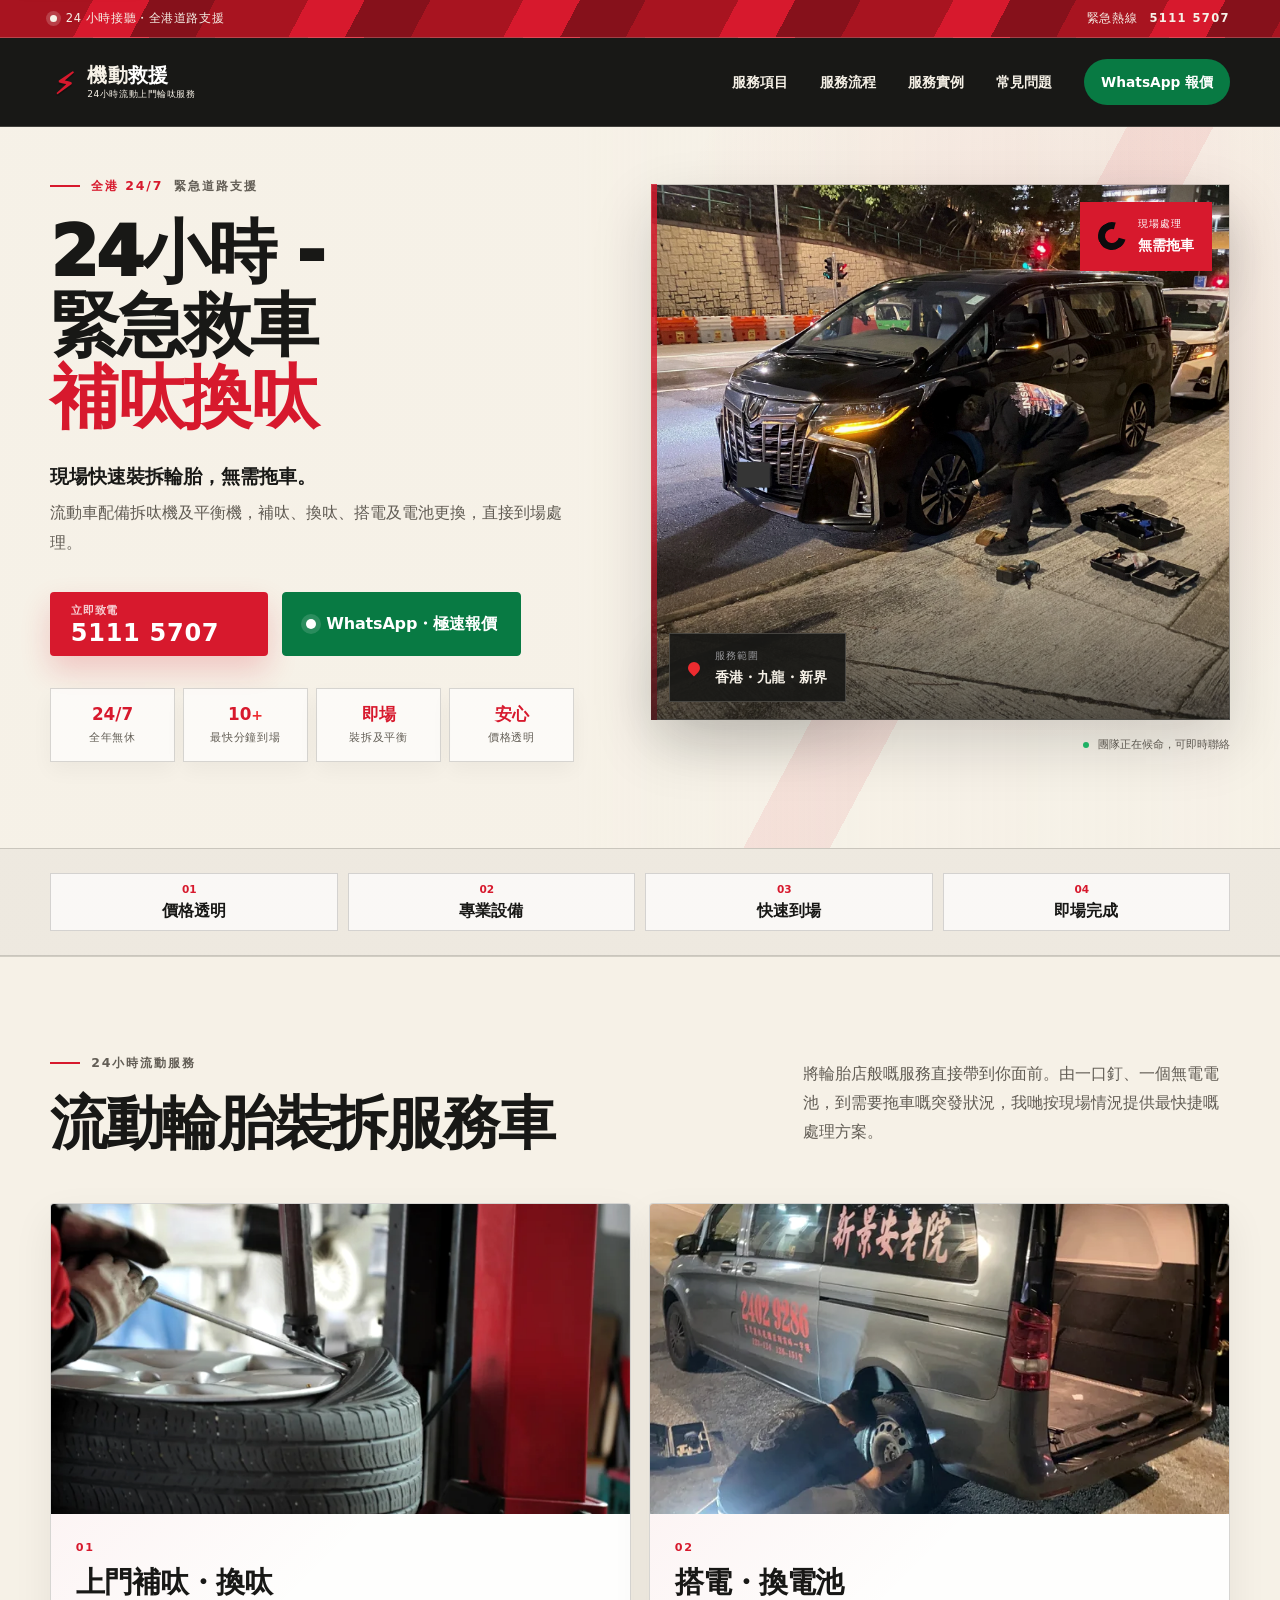
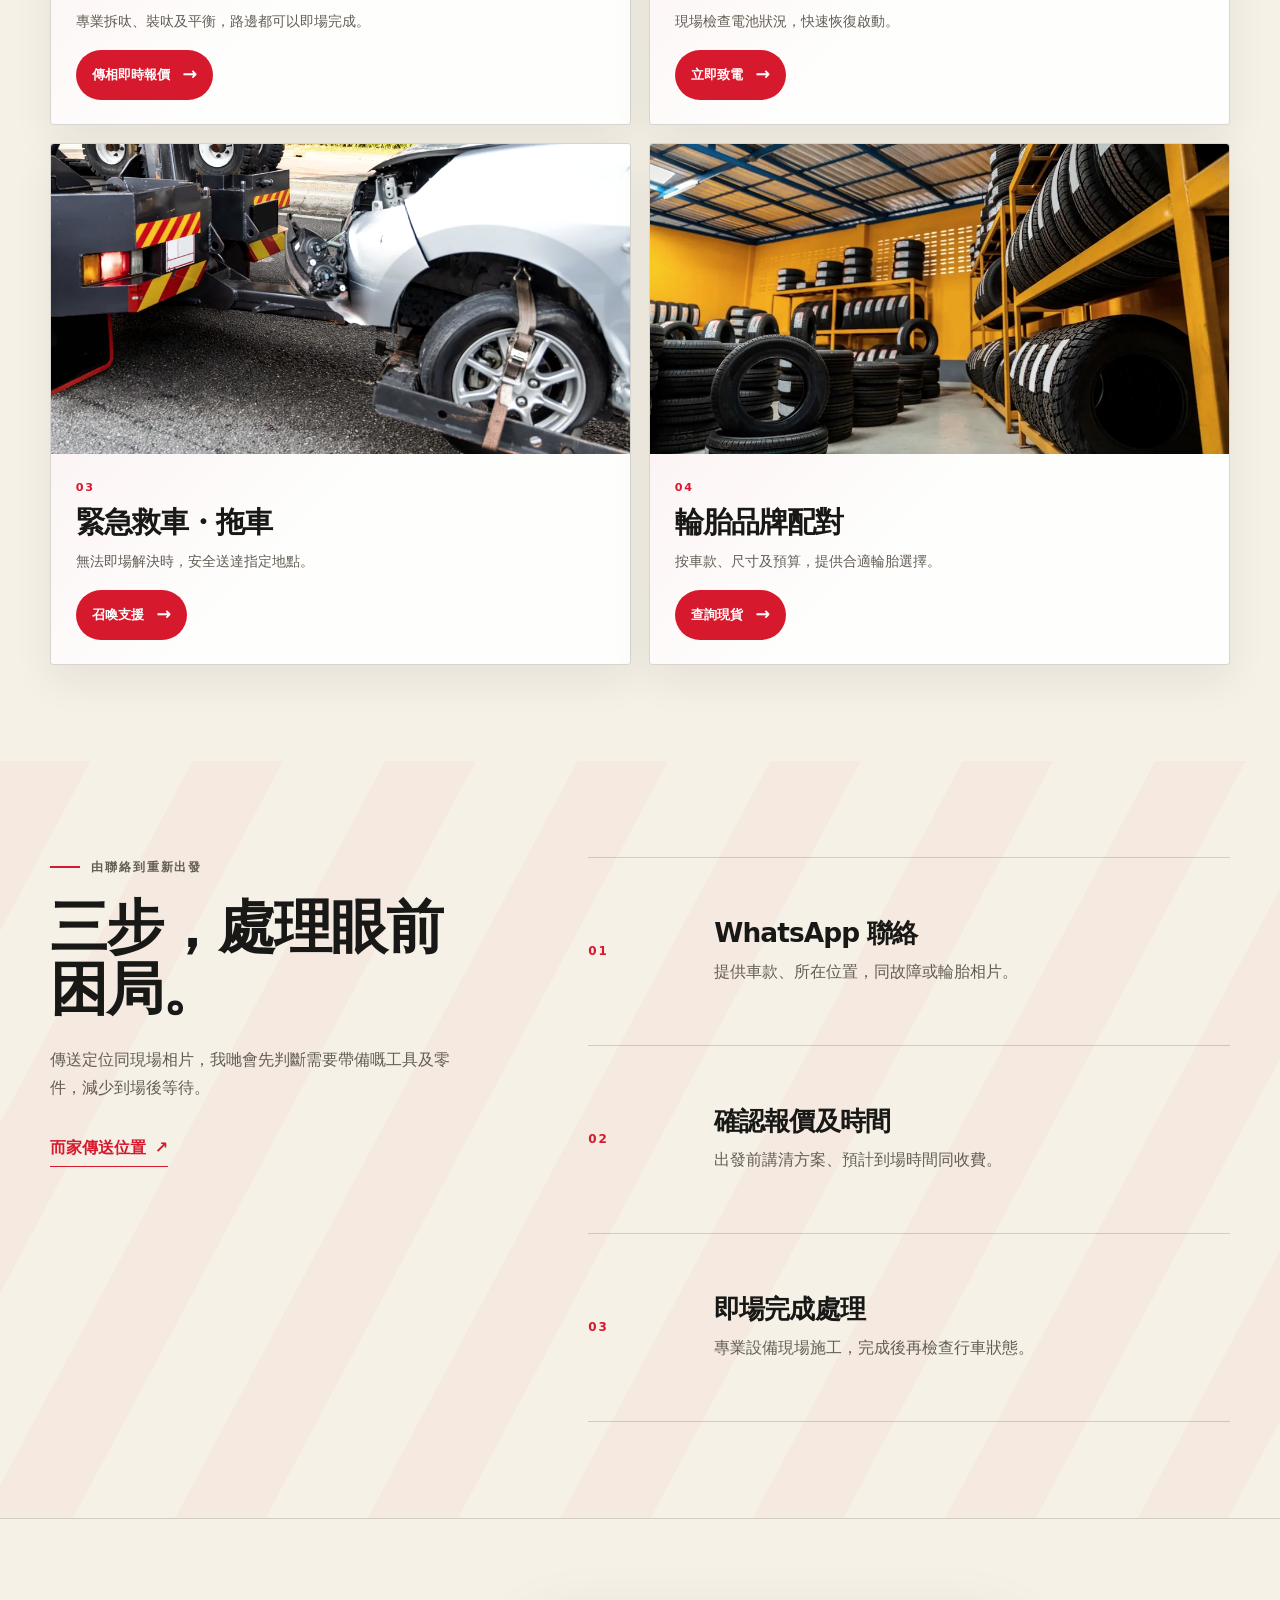
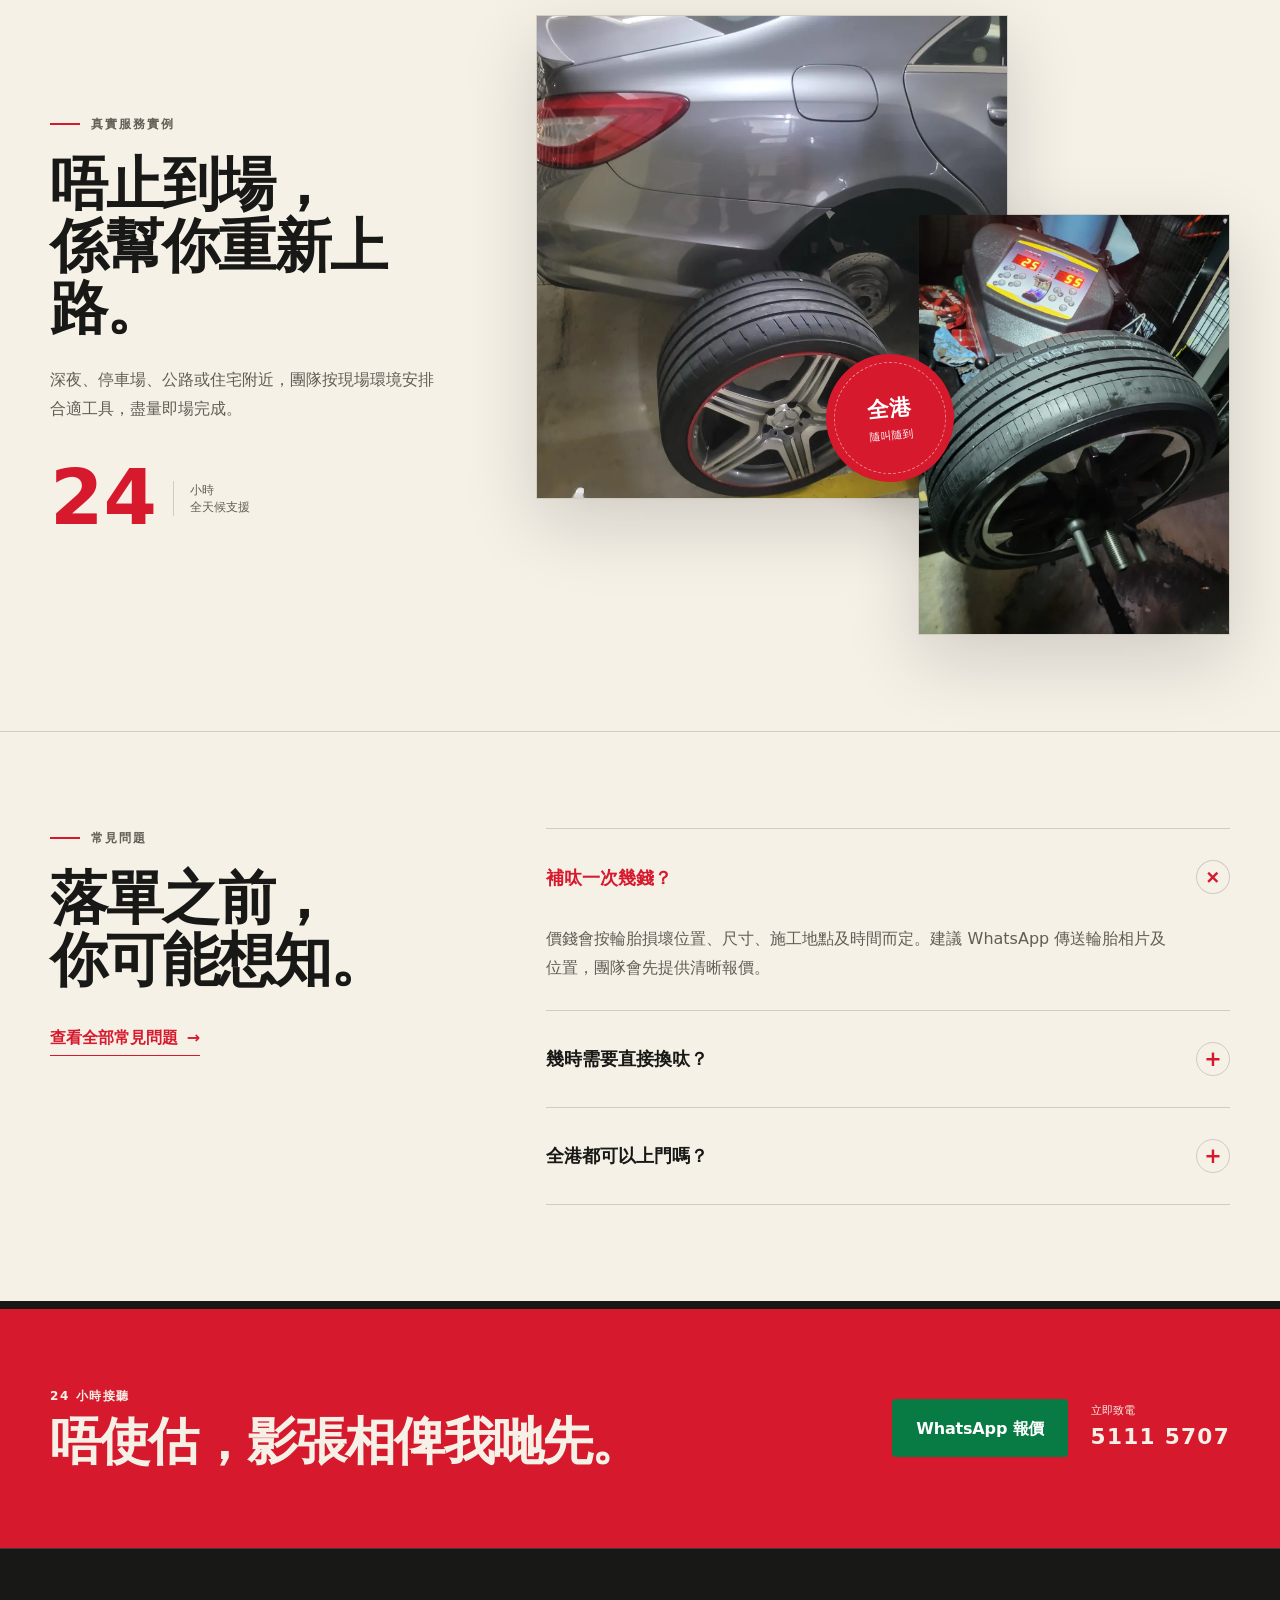
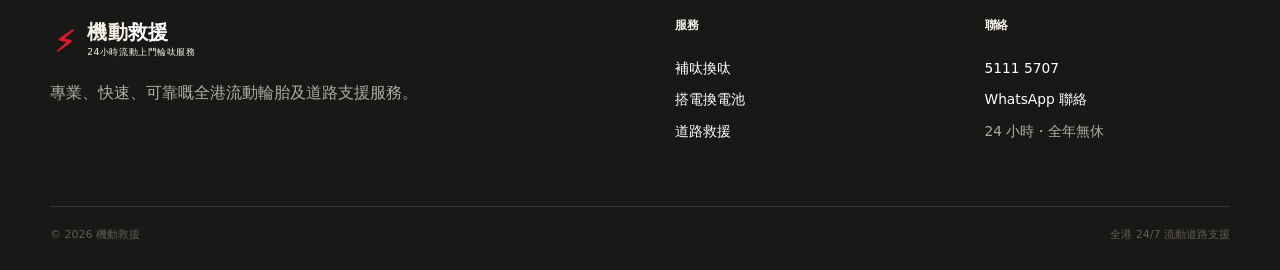
<file: index.html>
<!doctype html>
<html lang="zh-Hant-HK">
<head>
  <meta charset="UTF-8">
  <meta name="viewport" content="width=device-width, initial-scale=1.0, viewport-fit=cover">
  <meta name="theme-color" content="#181816">
  <link rel="icon" href="favicon.svg" type="image/svg+xml">
  <meta name="description" content="機動救援 提供全港 24 小時流動補呔、換呔、搭電及緊急道路支援。">
  <title>機動救援｜24 小時流動道路支援</title>
  <link rel="stylesheet" href="styles.css">
  <link rel="stylesheet" href="v2.css">
  <link rel="stylesheet" href="v2-light.css">
  <script src="app.js" defer></script>
</head>
<body class="v2-home">
  <a class="skip-link" href="#main">跳到主要內容</a>

  <header class="site-header" data-header>
    <div class="alert-bar">
      <div class="shell alert-inner">
        <p><span class="pulse" aria-hidden="true"></span>24 小時接聽・全港道路支援</p>
        <a href="tel:+85251115707" aria-label="致電機動救援 5111 5707">緊急熱線 <strong>5111 5707</strong></a>
      </div>
    </div>

    <div class="shell nav-wrap">
      <a class="brand" href="#top" aria-label="機動救援 首頁">
        <span class="brand-mark" aria-hidden="true"><span>⚡</span></span>
        <span class="brand-copy">
          <b>機動<em>救援</em></b>
          <small>24小時流動上門輪呔服務</small>
        </span>
      </a>

      <button class="menu-toggle" type="button" aria-expanded="false" aria-controls="site-nav" data-menu-toggle>
        <span class="sr-only">開啟選單</span>
        <span></span><span></span>
      </button>

      <nav id="site-nav" class="site-nav" aria-label="主要導覽" data-nav>
        <a href="#services">服務項目</a>
        <a href="#process">服務流程</a>
        <a href="#cases">服務實例</a>
        <a href="faq.html">常見問題</a>
        <a class="nav-cta" href="https://wa.me/85251115707" target="_blank" rel="noopener">WhatsApp 報價</a>
      </nav>
    </div>
  </header>

  <main id="main">
    <section id="top" class="hero">
      <div class="shell hero-grid">
        <div class="hero-copy reveal">
          <p class="eyebrow"><span>全港 24/7</span> 緊急道路支援</p>
          <h1>24小時 - 緊急救車<br><mark>補呔換呔</mark></h1>
          <p class="hero-lede"><strong>現場快速裝拆輪胎，無需拖車。</strong>流動車配備拆呔機及平衡機，補呔、換呔、搭電及電池更換，直接到場處理。</p>
          <div class="hero-actions">
            <a class="button button-primary" href="tel:+85251115707">
              <span class="button-kicker">立即致電</span>
              <strong>5111 5707</strong>
            </a>
            <a class="button button-secondary" href="https://wa.me/85251115707" target="_blank" rel="noopener">
              <span class="wa-dot" aria-hidden="true"></span>
              WhatsApp・極速報價
            </a>
          </div>
          <ul class="proof-list" aria-label="服務優點">
            <li><strong>24/7</strong><span>全年無休</span></li>
            <li><strong>10<small>+</small></strong><span>最快分鐘到場</span></li>
            <li><strong>即場</strong><span>裝拆及平衡</span></li>
            <li><strong>安心</strong><span>價格透明</span></li>
          </ul>
        </div>

        <div class="hero-visual reveal" data-delay="1">
          <div class="image-frame">
            <img src="assets/original-format/hero-van.webp" alt="機動救援 流動服務車在路邊候命" width="1600" height="1600" fetchpriority="high">
            <div class="location-chip">
              <span class="location-icon" aria-hidden="true"></span>
              <div><small>服務範圍</small><strong>香港・九龍・新界</strong></div>
            </div>
            <div class="response-card">
              <span class="response-ring" aria-hidden="true"></span>
              <div><small>現場處理</small><strong>無需拖車</strong></div>
            </div>
          </div>
          <p class="availability"><span></span>團隊正在候命，可即時聯絡</p>
        </div>
      </div>
    </section>

    <section class="signal-strip" aria-label="服務承諾">
      <div class="shell signal-grid">
        <p><span>01</span> 價格透明</p>
        <p><span>02</span> 專業設備</p>
        <p><span>03</span> 快速到場</p>
        <p><span>04</span> 即場完成</p>
      </div>
    </section>

    <section id="services" class="section services-section">
      <div class="shell">
        <div class="section-heading reveal">
          <div>
            <p class="eyebrow eyebrow-dark">24小時流動服務</p>
            <h2>流動輪胎裝拆服務車</h2>
          </div>
          <p>將輪胎店般嘅服務直接帶到你面前。由一口釘、一個無電電池，到需要拖車嘅突發狀況，我哋按現場情況提供最快捷嘅處理方案。</p>
        </div>

        <div class="service-grid">
          <article class="service-card service-card-wide reveal">
            <img src="assets/mobile-service.webp" alt="流動輪胎裝拆服務車內的專業設備" width="779" height="501" loading="lazy" decoding="async">
            <div class="service-overlay"></div>
            <div class="service-content">
              <span>01</span>
              <h3>上門補呔・換呔</h3>
              <p>專業拆呔、裝呔及平衡，路邊都可以即場完成。</p>
              <a href="https://wa.me/85251115707" target="_blank" rel="noopener">傳相即時報價 <span aria-hidden="true">→</span></a>
            </div>
          </article>

          <article class="service-card reveal" data-delay="1">
            <img src="assets/battery.webp" alt="道路救援人員為汽車處理電池問題" width="700" height="700" loading="lazy" decoding="async">
            <div class="service-overlay"></div>
            <div class="service-content">
              <span>02</span>
              <h3>搭電・換電池</h3>
              <p>現場檢查電池狀況，快速恢復啟動。</p>
              <a href="tel:+85251115707">立即致電 <span aria-hidden="true">→</span></a>
            </div>
          </article>

          <article class="service-card reveal">
            <img src="assets/tow.webp" alt="拖車道路支援服務" width="1000" height="667" loading="lazy" decoding="async">
            <div class="service-overlay"></div>
            <div class="service-content">
              <span>03</span>
              <h3>緊急救車・拖車</h3>
              <p>無法即場解決時，安全送達指定地點。</p>
              <a href="tel:+85251115707">召喚支援 <span aria-hidden="true">→</span></a>
            </div>
          </article>

          <article class="service-card service-card-wide reveal" data-delay="1">
            <img src="assets/tyre.webp" alt="技術人員在現場更換汽車輪胎" width="1000" height="563" loading="lazy" decoding="async">
            <div class="service-overlay"></div>
            <div class="service-content">
              <span>04</span>
              <h3>輪胎品牌配對</h3>
              <p>按車款、尺寸及預算，提供合適輪胎選擇。</p>
              <a href="https://wa.me/85251115707" target="_blank" rel="noopener">查詢現貨 <span aria-hidden="true">→</span></a>
            </div>
          </article>
        </div>
      </div>
    </section>

    <section id="process" class="section process-section">
      <div class="shell process-layout">
        <div class="process-intro reveal">
          <p class="eyebrow">由聯絡到重新出發</p>
          <h2>三步，處理眼前困局。</h2>
          <p>傳送定位同現場相片，我哋會先判斷需要帶備嘅工具及零件，減少到場後等待。</p>
          <a class="text-link" href="https://wa.me/85251115707" target="_blank" rel="noopener">而家傳送位置 <span aria-hidden="true">↗</span></a>
        </div>

        <ol class="steps">
          <li class="reveal">
            <span class="step-no">01</span>
            <div><h3>WhatsApp 聯絡</h3><p>提供車款、所在位置，同故障或輪胎相片。</p></div>
          </li>
          <li class="reveal" data-delay="1">
            <span class="step-no">02</span>
            <div><h3>確認報價及時間</h3><p>出發前講清方案、預計到場時間同收費。</p></div>
          </li>
          <li class="reveal" data-delay="2">
            <span class="step-no">03</span>
            <div><h3>即場完成處理</h3><p>專業設備現場施工，完成後再檢查行車狀態。</p></div>
          </li>
        </ol>
      </div>
    </section>

    <section id="cases" class="section cases-section">
      <div class="shell cases-grid">
        <div class="case-copy reveal">
          <p class="eyebrow eyebrow-dark">真實服務實例</p>
          <h2>唔止到場，<br>係幫你重新上路。</h2>
          <p>深夜、停車場、公路或住宅附近，團隊按現場環境安排合適工具，盡量即場完成。</p>
          <div class="case-stat">
            <strong>24</strong><span>小時<br>全天候支援</span>
          </div>
        </div>

        <div class="case-gallery reveal" data-delay="1">
          <figure class="case-main">
            <img src="assets/gallery-1.webp" alt="機動救援 團隊在道路現場提供輪胎服務" width="1200" height="900" loading="lazy" decoding="async">
          </figure>
          <figure class="case-secondary">
            <img src="assets/gallery-2.webp" alt="流動輪胎服務實例" width="900" height="1200" loading="lazy" decoding="async">
          </figure>
          <div class="case-badge"><strong>全港</strong><span>隨叫隨到</span></div>
        </div>
      </div>
    </section>

    <section id="faq" class="section faq-section">
      <div class="shell faq-layout">
        <div class="faq-heading reveal">
          <p class="eyebrow eyebrow-dark">常見問題</p>
          <h2>落單之前，<br>你可能想知。</h2>
          <a class="text-link faq-more-link" href="faq.html">查看全部常見問題 <span aria-hidden="true">→</span></a>
        </div>
        <div class="accordion" data-accordion>
          <details class="reveal" open>
            <summary>補呔一次幾錢？<span aria-hidden="true">+</span></summary>
            <p>價錢會按輪胎損壞位置、尺寸、施工地點及時間而定。建議 WhatsApp 傳送輪胎相片及位置，團隊會先提供清晰報價。</p>
          </details>
          <details class="reveal">
            <summary>幾時需要直接換呔？<span aria-hidden="true">+</span></summary>
            <p>如果損壞位於胎側、破口太大、胎紋不足，或輪胎已老化，安全起見通常需要更換；技術人員會先按現場情況檢查。</p>
          </details>
          <details class="reveal">
            <summary>全港都可以上門嗎？<span aria-hidden="true">+</span></summary>
            <p>服務覆蓋香港、九龍及新界；實際到場時間會受所在地點、路況及當時服務需求影響。</p>
          </details>
        </div>
      </div>
    </section>

    <section class="final-cta">
      <div class="shell final-cta-inner reveal">
        <div>
          <p>24 小時接聽</p>
          <h2>唔使估，影張相俾我哋先。</h2>
        </div>
        <div class="final-actions">
          <a class="button button-light" href="https://wa.me/85251115707" target="_blank" rel="noopener">WhatsApp 報價</a>
          <a class="call-link" href="tel:+85251115707"><small>立即致電</small><strong>5111 5707</strong></a>
        </div>
      </div>
    </section>
  </main>

  <footer class="site-footer">
    <div class="shell footer-grid">
      <div>
        <a class="brand brand-footer" href="#top">
          <span class="brand-mark" aria-hidden="true"><span>⚡</span></span>
          <span class="brand-copy"><b>機動<em>救援</em></b><small>24小時流動上門輪呔服務</small></span>
        </a>
        <p>專業、快速、可靠嘅全港流動輪胎及道路支援服務。</p>
      </div>
      <div><h3>服務</h3><a href="#services">補呔換呔</a><a href="#services">搭電換電池</a><a href="#services">道路救援</a></div>
      <div><h3>聯絡</h3><a href="tel:+85251115707">5111 5707</a><a href="https://wa.me/85251115707" target="_blank" rel="noopener">WhatsApp 聯絡</a><p>24 小時・全年無休</p></div>
    </div>
    <div class="shell footer-bottom"><p>© <span data-year>2026</span> 機動救援</p><p>全港 24/7 流動道路支援</p></div>
  </footer>

  <div class="mobile-actions" aria-label="快速聯絡">
    <a href="tel:+85251115707"><span>立即致電</span><strong>5111 5707</strong></a>
    <a href="https://wa.me/85251115707" target="_blank" rel="noopener">WhatsApp 報價</a>
  </div>
</body>
</html>
</file>
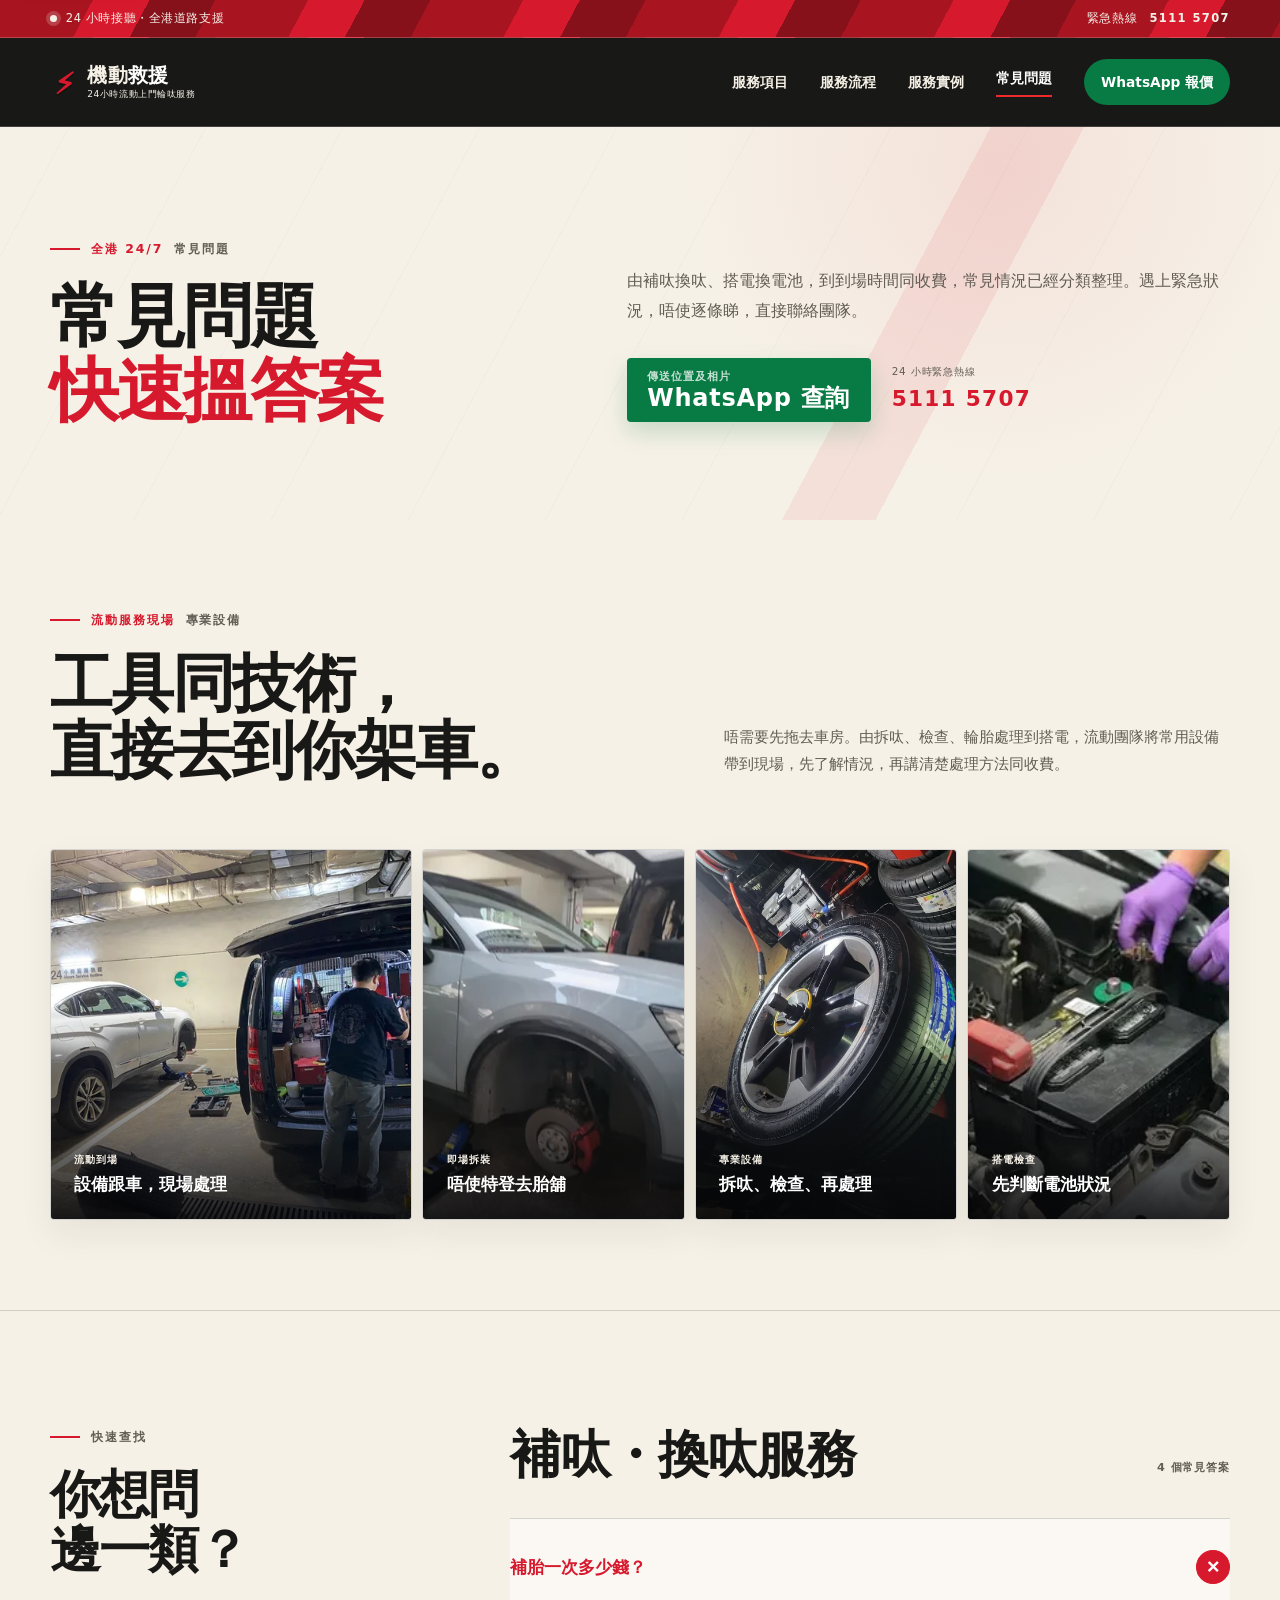
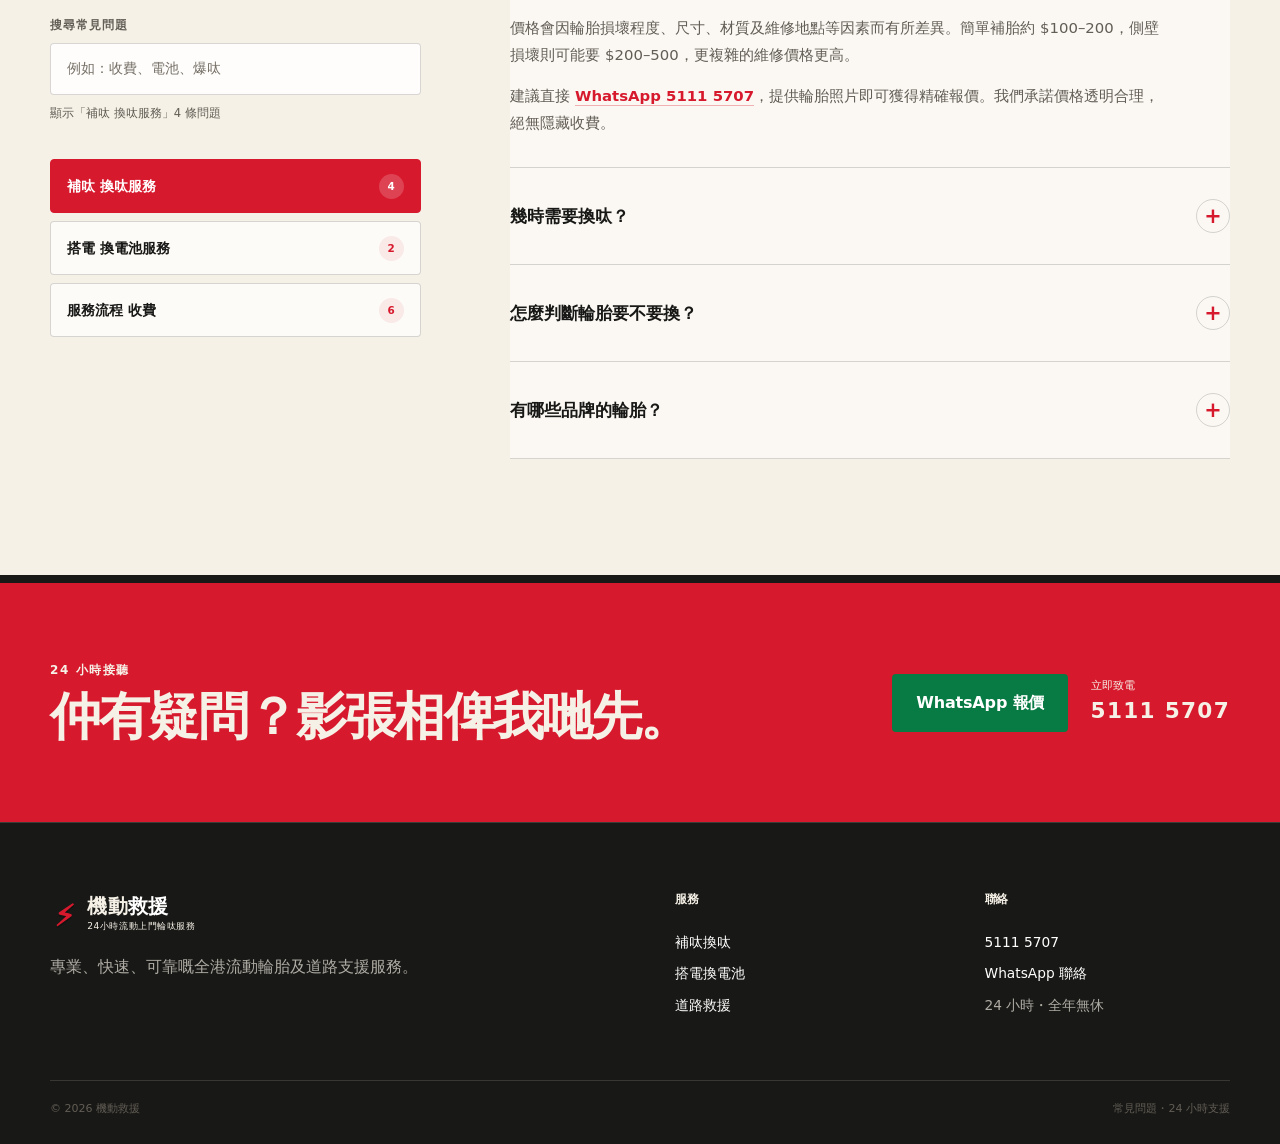
<file: faq.html>
<!doctype html>
<html lang="zh-Hant-HK">
<head>
  <meta charset="UTF-8">
  <meta name="viewport" content="width=device-width, initial-scale=1.0, viewport-fit=cover">
  <meta name="theme-color" content="#181816">
  <link rel="icon" href="favicon.svg" type="image/svg+xml">
  <meta name="description" content="機動救援 常見問題：流動補呔換呔、搭電換電池、服務流程、到場時間及收費。">
  <title>常見問題｜機動救援</title>
  <link rel="stylesheet" href="styles.css">
  <link rel="stylesheet" href="v2.css">
  <link rel="stylesheet" href="v2-light.css">
  <script src="app.js" defer></script>
  <script src="faq.js" defer></script>
</head>
<body class="faq-page v2-faq">
  <a class="skip-link" href="#main">跳到主要內容</a>

  <header class="site-header faq-site-header" data-header>
    <div class="alert-bar">
      <div class="shell alert-inner">
        <p><span class="pulse" aria-hidden="true"></span>24 小時接聽・全港道路支援</p>
        <a href="tel:+85251115707" aria-label="致電機動救援 5111 5707">緊急熱線 <strong>5111 5707</strong></a>
      </div>
    </div>

    <div class="shell nav-wrap">
      <a class="brand" href="index.html" aria-label="機動救援 首頁">
        <span class="brand-mark" aria-hidden="true"><span>⚡</span></span>
        <span class="brand-copy">
          <b>機動<em>救援</em></b>
          <small>24小時流動上門輪呔服務</small>
        </span>
      </a>

      <button class="menu-toggle" type="button" aria-expanded="false" aria-controls="site-nav" data-menu-toggle>
        <span class="sr-only">開啟選單</span>
        <span></span><span></span>
      </button>

      <nav id="site-nav" class="site-nav" aria-label="主要導覽" data-nav>
        <a href="index.html#services">服務項目</a>
        <a href="index.html#process">服務流程</a>
        <a href="index.html#cases">服務實例</a>
        <a href="faq.html" aria-current="page">常見問題</a>
        <a class="nav-cta" href="https://wa.me/85251115707" target="_blank" rel="noopener">WhatsApp 報價</a>
      </nav>
    </div>
  </header>

  <main id="main">
    <section id="top" class="faq-page-intro" aria-labelledby="faq-page-title">
      <div class="shell faq-intro-grid">
        <div class="faq-intro-heading reveal">
          <p class="eyebrow"><span>全港 24/7</span> 常見問題</p>
          <h1 id="faq-page-title">常見問題<br><mark>快速搵答案</mark></h1>
        </div>
        <div class="faq-intro-copy reveal" data-delay="1">
          <p>由補呔換呔、搭電換電池，到到場時間同收費，常見情況已經分類整理。遇上緊急狀況，唔使逐條睇，直接聯絡團隊。</p>
          <div class="faq-intro-actions">
            <a class="button button-primary" href="https://wa.me/85251115707" target="_blank" rel="noopener">
              <span class="button-kicker">傳送位置及相片</span>
              <strong>WhatsApp 查詢</strong>
            </a>
            <a class="faq-call-link" href="tel:+85251115707"><small>24 小時緊急熱線</small><strong>5111 5707</strong></a>
          </div>
        </div>
      </div>
    </section>

    <section class="faq-service-proof" aria-labelledby="faq-proof-title" data-faq-proof>
      <div class="shell">
        <header class="faq-proof-heading reveal">
          <div>
            <p class="eyebrow eyebrow-dark"><span>流動服務現場</span> 專業設備</p>
            <h2 id="faq-proof-title">工具同技術，<br>直接去到你架車。</h2>
          </div>
          <p>唔需要先拖去車房。由拆呔、檢查、輪胎處理到搭電，流動團隊將常用設備帶到現場，先了解情況，再講清楚處理方法同收費。</p>
        </header>

        <div class="faq-proof-grid" aria-label="流動道路支援服務場景">
          <figure class="faq-proof-card faq-proof-card-primary reveal">
            <picture>
              <source srcset="assets/carhero-live/mobile-roadside-480.webp 480w, assets/carhero-live/mobile-roadside-960.webp 960w" sizes="(max-width: 760px) calc(100vw - 32px), (max-width: 1050px) 50vw, 34vw" type="image/webp">
              <img src="assets/carhero-live/mobile-roadside-960.webp" width="960" height="960" alt="流動服務車在停車場為車輛即場處理輪胎" decoding="async" fetchpriority="high">
            </picture>
            <figcaption><span>流動到場</span><strong>設備跟車，現場處理</strong></figcaption>
          </figure>

          <figure class="faq-proof-card reveal" data-delay="1">
            <picture>
              <source srcset="assets/carhero-live/wheel-change-480.webp 480w, assets/carhero-live/wheel-change-960.webp 960w" sizes="(max-width: 760px) 50vw, (max-width: 1050px) 50vw, 22vw" type="image/webp">
              <img src="assets/carhero-live/wheel-change-960.webp" width="960" height="720" alt="車輛升起後即場拆卸車輪" loading="lazy" decoding="async">
            </picture>
            <figcaption><span>即場拆裝</span><strong>唔使特登去胎舖</strong></figcaption>
          </figure>

          <figure class="faq-proof-card reveal" data-delay="1">
            <picture>
              <source srcset="assets/carhero-live/tyre-equipment-480.webp 480w, assets/carhero-live/tyre-equipment-960.webp 960w" sizes="(max-width: 760px) 50vw, (max-width: 1050px) 50vw, 22vw" type="image/webp">
              <img src="assets/carhero-live/tyre-equipment-960.webp" width="960" height="1280" alt="輪胎放在專業設備上檢查及處理" loading="lazy" decoding="async">
            </picture>
            <figcaption><span>專業設備</span><strong>拆呔、檢查、再處理</strong></figcaption>
          </figure>

          <figure class="faq-proof-card reveal" data-delay="2">
            <picture>
              <source srcset="assets/carhero-live/battery-check-480.webp 480w, assets/carhero-live/battery-check-720.webp 720w" sizes="(max-width: 760px) calc(100vw - 32px), (max-width: 1050px) 50vw, 22vw" type="image/webp">
              <img src="assets/carhero-live/battery-check-720.webp" width="720" height="405" alt="技師檢查汽車電池接線" loading="lazy" decoding="async">
            </picture>
            <figcaption><span>搭電檢查</span><strong>先判斷電池狀況</strong></figcaption>
          </figure>
        </div>
      </div>
    </section>

    <section class="section faq-directory" aria-labelledby="faq-directory-title" data-faq-app>
      <div class="shell faq-directory-grid">
        <aside class="faq-sidebar reveal">
          <p class="eyebrow eyebrow-dark">快速查找</p>
          <h2 id="faq-directory-title">你想問<br>邊一類？</h2>

          <div class="faq-search-block">
            <label for="faq-search">搜尋常見問題</label>
            <div class="faq-search-field">
              <input id="faq-search" type="search" placeholder="例如：收費、電池、爆呔" autocomplete="off" data-faq-search>
              <button type="button" class="faq-search-clear" aria-label="清除搜尋" data-faq-clear hidden>×</button>
            </div>
            <p class="faq-search-status" role="status" aria-live="polite" data-faq-status>顯示「補呔 換呔服務」4 條問題</p>
          </div>

          <div class="faq-tabs" role="tablist" aria-label="常見問題分類">
            <button id="faq-tab-tyre" type="button" role="tab" aria-selected="true" aria-controls="faq-panel-tyre" data-faq-tab="tyre">
              <span>補呔 換呔服務</span><small>4</small>
            </button>
            <button id="faq-tab-battery" type="button" role="tab" aria-selected="false" aria-controls="faq-panel-battery" tabindex="-1" data-faq-tab="battery">
              <span>搭電 換電池服務</span><small>2</small>
            </button>
            <button id="faq-tab-service" type="button" role="tab" aria-selected="false" aria-controls="faq-panel-service" tabindex="-1" data-faq-tab="service">
              <span>服務流程 收費</span><small>6</small>
            </button>
          </div>
          <noscript><p class="faq-noscript">搜尋與分類切換需要 JavaScript；所有問題已按分類完整列出。</p></noscript>
        </aside>

        <div class="faq-panels reveal" data-delay="1">
          <section id="faq-panel-tyre" class="faq-panel" role="tabpanel" aria-labelledby="faq-tab-tyre" data-faq-panel="tyre">
            <header class="faq-panel-heading">
              <p>4 個常見答案</p>
              <h2>補呔・換呔服務</h2>
            </header>
            <div class="faq-collection">
              <details data-faq-item open>
                <summary>補胎一次多少錢？<span aria-hidden="true">+</span></summary>
                <div class="faq-answer-clip"><div class="faq-answer-inner"><div class="faq-answer-content">
                  <p>價格會因輪胎損壞程度、尺寸、材質及維修地點等因素而有所差異。簡單補胎約 $100–200，側壁損壞則可能要 $200–500，更複雜的維修價格更高。</p>
                  <p>建議直接 <a href="https://wa.me/85251115707" target="_blank" rel="noopener">WhatsApp 5111 5707</a>，提供輪胎照片即可獲得精確報價。我們承諾價格透明合理，絕無隱藏收費。</p>
                </div></div></div>
              </details>
              <details data-faq-item>
                <summary>幾時需要換呔？<span aria-hidden="true">+</span></summary>
                <div class="faq-answer-clip"><div class="faq-answer-inner"><div class="faq-answer-content">
                  <p>輪胎需要更換的主要情況：</p>
                  <ol>
                    <li><strong>胎紋深度：</strong>根據香港法例，輪胎胎紋深度低於 1.6 毫米便需要更換；可以利用輪胎上的磨損指示器判斷。</li>
                    <li><strong>輪胎老化：</strong>即使胎紋深度足夠，使用超過 5 年亦建議更換；留意裂痕、硬化或變形。</li>
                    <li><strong>使用年限：</strong>生產日期印在外側胎壁上，例如 3818 代表 2018 年第 38 週；建議使用年限為 3–5 年。</li>
                    <li><strong>輪胎受損：</strong>如被刺穿、胎壁變形或胎面嚴重磨損，都需要立即更換。</li>
                  </ol>
                </div></div></div>
              </details>
              <details data-faq-item>
                <summary>怎麼判斷輪胎要不要換？<span aria-hidden="true">+</span></summary>
                <div class="faq-answer-clip"><div class="faq-answer-inner"><div class="faq-answer-content">
                  <p>每一條輪胎在胎紋區塊間都有 1.6mm 高的指示點（又稱輪胎安全線或磨損記號），用來協助監控胎紋深度。</p>
                  <p>只要看胎紋是否與指示點切齊即可。若已切齊，就表示該換輪胎了。如果不確定，歡迎拍照傳給我們，由專業團隊協助判斷。</p>
                </div></div></div>
              </details>
              <details data-faq-item>
                <summary>有哪些品牌的輪胎？<span aria-hidden="true">+</span></summary>
                <div class="faq-answer-clip"><div class="faq-answer-inner"><div class="faq-answer-content">
                  <p>我們提供各大國際品牌輪胎，包括 Bridgestone、Michelin、Goodyear、Dunlop、Continental 等。所有輪胎均為正貨，品質保證。</p>
                  <p>根據您的車型和需求，我們會推薦合適的輪胎品牌和型號。</p>
                </div></div></div>
              </details>
            </div>
            <div class="faq-empty" data-faq-empty hidden><strong>暫時搵唔到相符答案。</strong><p>試下另一個關鍵字，或者直接 WhatsApp 團隊。</p></div>
          </section>

          <section id="faq-panel-battery" class="faq-panel" role="tabpanel" aria-labelledby="faq-tab-battery" data-faq-panel="battery">
            <header class="faq-panel-heading">
              <p>2 個常見答案</p>
              <h2>搭電・換電池服務</h2>
            </header>
            <div class="faq-collection">
              <details data-faq-item open>
                <summary>搭電服務是怎樣的？<span aria-hidden="true">+</span></summary>
                <div class="faq-answer-clip"><div class="faq-answer-inner"><div class="faq-answer-content">
                  <p>我們提供專業過江龍搭電服務，使用專業設備為汽車電池充電啟動，整個過程約需 10–15 分鐘。</p>
                  <p>搭電後建議行車至少 30 分鐘讓電池充電；如果電池經常沒電，建議考慮更換新電池。</p>
                </div></div></div>
              </details>
              <details data-faq-item>
                <summary>汽車電池一般用幾耐要換？<span aria-hidden="true">+</span></summary>
                <div class="faq-answer-clip"><div class="faq-answer-inner"><div class="faq-answer-content">
                  <p>一般汽車電池壽命約為 2–4 年，視乎使用習慣和天氣環境。以下情況建議更換：</p>
                  <ul>
                    <li>啟動時引擎轉動明顯變慢</li>
                    <li>電池已使用超過 3 年</li>
                    <li>經常需要搭電</li>
                    <li>電池外觀膨脹或漏液</li>
                  </ul>
                  <p>我們提供即場檢測電池健康狀況服務，可以協助判斷是否需要更換。</p>
                </div></div></div>
              </details>
            </div>
            <div class="faq-empty" data-faq-empty hidden><strong>暫時搵唔到相符答案。</strong><p>試下另一個關鍵字，或者直接 WhatsApp 團隊。</p></div>
          </section>

          <section id="faq-panel-service" class="faq-panel" role="tabpanel" aria-labelledby="faq-tab-service" data-faq-panel="service">
            <header class="faq-panel-heading">
              <p>6 個常見答案</p>
              <h2>服務流程・收費</h2>
            </header>
            <div class="faq-collection">
              <details data-faq-item open>
                <summary>你們多快可以到達？<span aria-hidden="true">+</span></summary>
                <div class="faq-answer-clip"><div class="faq-answer-inner"><div class="faq-answer-content">
                  <p>我們承諾全港覆蓋，一般情況下最快 15 分鐘到場。實際到達時間視乎您的位置和當時路面情況。</p>
                  <p>24 小時全天候服務，無論日夜，隨時為您出動。</p>
                </div></div></div>
              </details>
              <details data-faq-item>
                <summary>服務範圍覆蓋哪些地區？<span aria-hidden="true">+</span></summary>
                <div class="faq-answer-clip"><div class="faq-answer-inner"><div class="faq-answer-content">
                  <p>服務覆蓋全港各區，包括：</p>
                  <ul>
                    <li><strong>港島：</strong>中環、灣仔、銅鑼灣、北角、太古等</li>
                    <li><strong>九龍：</strong>旺角、尖沙咀、觀塘、九龍灣等</li>
                    <li><strong>新界：</strong>沙田、大埔、元朗、屯門、將軍澳等</li>
                  </ul>
                  <p>無論您身處何處，我們都能為您提供服務。</p>
                </div></div></div>
              </details>
              <details data-faq-item>
                <summary>流動輪胎服務車有什麼設備？<span aria-hidden="true">+</span></summary>
                <div class="faq-answer-clip"><div class="faq-answer-inner"><div class="faq-answer-content">
                  <p>流動服務車配備專業輪胎店級別器材，包括：</p>
                  <ul>
                    <li><strong>輪胎裝拆機：</strong>即場拆裝輪胎</li>
                    <li><strong>平衡機（戥胎機）：</strong>確保輪胎平衡</li>
                    <li><strong>專業補胎工具：</strong>多種補胎方案</li>
                    <li><strong>搭電設備：</strong>專業過江龍</li>
                  </ul>
                  <p>無需拖車到車房，我們將專業服務帶到您面前。</p>
                </div></div></div>
              </details>
              <details data-faq-item>
                <summary>如何收費？接受什麼付款方式？<span aria-hidden="true">+</span></summary>
                <div class="faq-answer-clip"><div class="faq-answer-inner"><div class="faq-answer-content">
                  <p>收費透明合理，所有服務項目均會在施工前清楚報價，絕無隱藏收費。</p>
                  <p>付款方式包括現金、轉數快（FPS）、PayMe、銀行轉賬等。歡迎 WhatsApp 報價查詢。</p>
                </div></div></div>
              </details>
              <details data-faq-item>
                <summary>如何預約服務？<span aria-hidden="true">+</span></summary>
                <div class="faq-answer-clip"><div class="faq-answer-inner"><div class="faq-answer-content">
                  <p>預約非常簡單：</p>
                  <ol>
                    <li>致電 5111 5707 或 WhatsApp 聯繫我們</li>
                    <li>告知您的位置和所需服務</li>
                    <li>我們即時報價並安排出發</li>
                  </ol>
                  <p>緊急情況可直接來電，我們會以最快速度趕到現場。</p>
                </div></div></div>
              </details>
              <details data-faq-item>
                <summary>爆呔了應該點做？<span aria-hidden="true">+</span></summary>
                <div class="faq-answer-clip"><div class="faq-answer-inner"><div class="faq-answer-content">
                  <p>爆呔時請保持冷靜，按以下步驟處理：</p>
                  <ol>
                    <li>緊握方向盤，不要急剎車</li>
                    <li>慢慢減速，打開危險警示燈</li>
                    <li>安全停靠路邊或安全位置</li>
                    <li>如在高速公路上，移至緊急停車帶</li>
                    <li>立即致電 5111 5707 或 WhatsApp 聯繫我們</li>
                  </ol>
                  <p><strong>切勿繼續行駛。</strong>我們會以最快速度趕到現場處理。</p>
                </div></div></div>
              </details>
            </div>
            <div class="faq-empty" data-faq-empty hidden><strong>暫時搵唔到相符答案。</strong><p>試下另一個關鍵字，或者直接 WhatsApp 團隊。</p></div>
          </section>
        </div>
      </div>
    </section>

    <section class="final-cta">
      <div class="shell final-cta-inner reveal">
        <div>
          <p>24 小時接聽</p>
          <h2>仲有疑問？影張相俾我哋先。</h2>
        </div>
        <div class="final-actions">
          <a class="button button-light" href="https://wa.me/85251115707" target="_blank" rel="noopener">WhatsApp 報價</a>
          <a class="call-link" href="tel:+85251115707"><small>立即致電</small><strong>5111 5707</strong></a>
        </div>
      </div>
    </section>
  </main>

  <footer class="site-footer">
    <div class="shell footer-grid">
      <div>
        <a class="brand brand-footer" href="index.html">
          <span class="brand-mark" aria-hidden="true"><span>⚡</span></span>
          <span class="brand-copy"><b>機動<em>救援</em></b><small>24小時流動上門輪呔服務</small></span>
        </a>
        <p>專業、快速、可靠嘅全港流動輪胎及道路支援服務。</p>
      </div>
      <div><h3>服務</h3><a href="index.html#services">補呔換呔</a><a href="index.html#services">搭電換電池</a><a href="index.html#services">道路救援</a></div>
      <div><h3>聯絡</h3><a href="tel:+85251115707">5111 5707</a><a href="https://wa.me/85251115707" target="_blank" rel="noopener">WhatsApp 聯絡</a><p>24 小時・全年無休</p></div>
    </div>
    <div class="shell footer-bottom"><p>© <span data-year>2026</span> 機動救援</p><p>常見問題・24 小時支援</p></div>
  </footer>

  <div class="mobile-actions" aria-label="快速聯絡">
    <a href="tel:+85251115707"><span>立即致電</span><strong>5111 5707</strong></a>
    <a href="https://wa.me/85251115707" target="_blank" rel="noopener">WhatsApp 報價</a>
  </div>
</body>
</html>
</file>
<file: styles.css>
@layer reset, tokens, base, components, sections, responsive, motion;

@layer reset {
  *, *::before, *::after { box-sizing: border-box; }
  html { scroll-behavior: smooth; }
  body, h1, h2, h3, p, ul, ol, figure { margin: 0; }
  ul, ol { padding: 0; list-style: none; }
  img { display: block; max-width: 100%; }
  a { color: inherit; text-decoration: none; }
  button { font: inherit; }
}

@layer tokens {
  :root {
    --ink: #0b0b0d;
    --ink-soft: #19191d;
    --paper: #f4f1ea;
    --paper-deep: #e9e4da;
    --white: #fff;
    --red: #ed2b2f;
    --red-dark: #b8121c;
    --yellow: #f4c83c;
    --green: #1fbf6b;
    --grey: #aaa9a5;
    --line: rgba(11, 11, 13, .14);
    --shell: min(1180px, calc(100% - 48px));
    --radius-sm: 10px;
    --radius-md: 18px;
    --radius-lg: 28px;
    --shadow: 0 24px 70px rgba(12, 12, 14, .16);
    --ease: cubic-bezier(.2, .75, .25, 1);
  }
}

@layer base {
  body {
    min-width: 320px;
    overflow-x: clip;
    background: var(--paper);
    color: var(--ink);
    font-family: "Noto Sans TC", "PingFang HK", "Microsoft JhengHei", system-ui, sans-serif;
    line-height: 1.6;
    -webkit-font-smoothing: antialiased;
  }

  body.nav-open { overflow: hidden; }
  .shell { width: var(--shell); margin-inline: auto; }
  .section { padding: 116px 0; }
  h1, h2, h3 { line-height: 1.08; letter-spacing: -.045em; }
  h2 { font-size: clamp(2.3rem, 4.5vw, 4.6rem); }
  p { color: #555450; }
  mark { color: var(--red); background: none; }

  .skip-link {
    position: fixed; left: 1rem; top: -5rem; z-index: 1000;
    padding: .75rem 1rem; background: var(--yellow); color: var(--ink); font-weight: 800;
  }
  .skip-link:focus { top: 1rem; }
  :focus-visible { outline: 3px solid var(--yellow); outline-offset: 4px; }
  .sr-only { position: absolute; width: 1px; height: 1px; padding: 0; margin: -1px; overflow: hidden; clip: rect(0,0,0,0); white-space: nowrap; border: 0; }
}

@layer components {
  .eyebrow {
    display: flex; align-items: center; gap: .7rem; margin-bottom: 1.25rem;
    color: rgba(255,255,255,.7); font-size: .78rem; font-weight: 800; letter-spacing: .15em;
  }
  .eyebrow::before { content: ""; width: 30px; height: 2px; background: var(--red); }
  .eyebrow span { color: var(--yellow); }
  .eyebrow-dark { color: #75736d; }

  .button {
    min-height: 58px; display: inline-flex; align-items: center; justify-content: center;
    border-radius: var(--radius-sm); font-weight: 850; letter-spacing: -.01em;
    transition: transform .25s var(--ease), background .25s, color .25s, border-color .25s;
  }
  .button:hover { transform: translateY(-3px); }
  .button-primary {
    min-width: 218px; padding: .63rem 1.3rem; flex-direction: column; align-items: flex-start;
    color: var(--white); background: var(--red); box-shadow: 0 14px 32px rgba(237,43,47,.25);
  }
  .button-primary:hover { background: #ff3439; }
  .button-primary .button-kicker { font-size: .68rem; opacity: .78; letter-spacing: .08em; }
  .button-primary strong { font-size: 1.5rem; line-height: 1.1; letter-spacing: .03em; }
  .button-secondary { padding: 0 1.45rem; color: var(--white); border: 1px solid rgba(255,255,255,.25); }
  .button-secondary:hover { border-color: var(--green); background: rgba(31,191,107,.11); }
  .wa-dot { width: 10px; height: 10px; margin-right: .65rem; border-radius: 999px; background: var(--green); box-shadow: 0 0 0 5px rgba(31,191,107,.14); }

  .brand { display: inline-flex; align-items: center; gap: .8rem; }
  .brand-mark {
    width: 47px; height: 47px; display: grid; place-items: center; position: relative;
    color: var(--white); background: var(--red); clip-path: polygon(50% 0, 94% 20%, 86% 76%, 50% 100%, 14% 76%, 6% 20%);
  }
  .brand-mark::after { content: ""; position: absolute; inset: 5px; border: 1px solid rgba(255,255,255,.55); clip-path: inherit; }
  .brand-mark span { position: relative; z-index: 1; font-weight: 950; font-size: .77rem; letter-spacing: -.05em; }
  .brand-copy { display: flex; flex-direction: column; color: var(--white); line-height: 1; }
  .brand-copy b { font-size: 1.12rem; letter-spacing: .05em; }
  .brand-copy em { color: var(--red); font-style: normal; }
  .brand-copy small { margin-top: .4rem; color: #8e8e91; font-size: .52rem; letter-spacing: .13em; }
}

@layer sections {
  .site-header { position: absolute; top: 0; left: 0; right: 0; z-index: 40; color: var(--white); transition: background .25s, box-shadow .25s, transform .25s; }
  .site-header.is-stuck { position: fixed; background: rgba(11,11,13,.96); box-shadow: 0 10px 35px rgba(0,0,0,.24); backdrop-filter: blur(12px); }
  .site-header.is-stuck .alert-bar { display: none; }
  .alert-bar { height: 38px; display: flex; align-items: center; background: #050506; border-bottom: 1px solid rgba(255,255,255,.08); }
  .alert-inner { display: flex; align-items: center; justify-content: space-between; font-size: .72rem; letter-spacing: .05em; }
  .alert-inner p { display: flex; align-items: center; color: #b6b6b7; }
  .alert-inner a { color: #d2d2d3; }
  .alert-inner strong { margin-left: .5rem; color: var(--yellow); letter-spacing: .12em; }
  .pulse { width: 7px; height: 7px; margin-right: .55rem; border-radius: 99px; background: var(--green); box-shadow: 0 0 0 5px rgba(31,191,107,.1); }

  .nav-wrap { min-height: 82px; display: flex; align-items: center; justify-content: space-between; }
  .site-nav { display: flex; align-items: center; gap: 2rem; font-size: .86rem; font-weight: 700; }
  .site-nav > a { color: #c8c8ca; transition: color .2s; }
  .site-nav > a:hover { color: var(--white); }
  .site-nav .nav-cta { padding: .72rem 1.05rem; color: var(--white); border: 1px solid rgba(255,255,255,.24); border-radius: 8px; }
  .site-nav .nav-cta:hover { border-color: var(--green); color: #bff5d7; }
  .menu-toggle { display: none; width: 44px; height: 44px; border: 0; background: transparent; }
  .menu-toggle > span:not(.sr-only) { display: block; width: 24px; height: 2px; margin: 6px auto; background: var(--white); transition: transform .25s, opacity .25s; }

  .hero { min-height: 780px; display: flex; align-items: center; position: relative; overflow: hidden; color: var(--white); background: var(--ink); padding: 176px 0 100px; }
  .hero::before {
    content: ""; position: absolute; inset: 0; pointer-events: none;
    background: radial-gradient(circle at 70% 22%, rgba(237,43,47,.14), transparent 31%), linear-gradient(90deg, transparent 0 49%, rgba(255,255,255,.02) 49% 49.1%, transparent 49.1%);
  }
  .hero::after { content: "24/7"; position: absolute; left: -1.5rem; bottom: -8rem; font-weight: 950; font-size: clamp(12rem, 23vw, 22rem); letter-spacing: -.1em; color: rgba(255,255,255,.018); pointer-events: none; }
  .hero-grid { display: grid; grid-template-columns: .92fr 1.08fr; gap: clamp(2.5rem, 6vw, 6.5rem); align-items: center; position: relative; z-index: 1; }
  .hero h1 { max-width: 690px; margin-bottom: 1.55rem; font-size: clamp(3rem, 5.5vw, 5.75rem); font-weight: 950; }
  .hero-lede { max-width: 590px; color: #b9b9bc; font-size: 1.05rem; line-height: 1.82; }
  .hero-actions { display: flex; align-items: center; gap: .85rem; margin-top: 2.15rem; }
  .proof-list { display: flex; gap: 1.65rem; margin-top: 2.5rem; }
  .proof-list li { display: flex; flex-direction: column; padding-right: 1.65rem; border-right: 1px solid rgba(255,255,255,.13); }
  .proof-list li:last-child { padding-right: 0; border: 0; }
  .proof-list strong { color: var(--white); font-size: 1.2rem; line-height: 1.1; }
  .proof-list strong small { color: var(--red); }
  .proof-list span { margin-top: .35rem; color: #77777b; font-size: .66rem; letter-spacing: .07em; }

  .image-frame { position: relative; padding: 16px 0 0 16px; }
  .image-frame::before { content: ""; position: absolute; inset: 0 16px 16px 0; border: 1px solid rgba(244,200,60,.52); }
  .image-frame > img { width: 100%; aspect-ratio: 1.08 / 1; object-fit: cover; object-position: 56% center; position: relative; filter: saturate(.83) contrast(1.04); }
  .image-frame::after { content: ""; position: absolute; inset: 16px 0 0 16px; background: linear-gradient(180deg, transparent 62%, rgba(5,5,6,.62)); pointer-events: none; }
  .location-chip, .response-card { position: absolute; z-index: 2; display: flex; align-items: center; color: var(--white); box-shadow: var(--shadow); }
  .location-chip { left: -34px; bottom: 45px; gap: .9rem; padding: .85rem 1.15rem; background: rgba(18,18,21,.95); border: 1px solid rgba(255,255,255,.11); }
  .location-chip small, .response-card small { display: block; color: #98989b; font-size: .61rem; letter-spacing: .1em; }
  .location-chip strong, .response-card strong { display: block; margin-top: .15rem; font-size: .86rem; }
  .location-icon { width: 12px; height: 12px; border-radius: 50% 50% 50% 0; background: var(--red); transform: rotate(-45deg); }
  .response-card { top: 0; right: -24px; gap: .8rem; padding: .9rem 1.1rem; color: var(--ink); background: var(--yellow); }
  .response-card small { color: rgba(11,11,13,.62); }
  .response-ring { width: 28px; height: 28px; border-radius: 50%; border: 7px solid var(--ink); border-right-color: transparent; transform: rotate(-30deg); }
  .availability { display: flex; align-items: center; justify-content: flex-end; gap: .55rem; margin-top: 1rem; color: #79797c; font-size: .7rem; }
  .availability span { width: 6px; height: 6px; border-radius: 50%; background: var(--green); }

  .signal-strip { color: var(--white); background: var(--red); }
  .signal-grid { min-height: 82px; display: grid; grid-template-columns: repeat(4, 1fr); align-items: center; }
  .signal-grid p { color: var(--white); font-weight: 800; text-align: center; border-right: 1px solid rgba(255,255,255,.22); }
  .signal-grid p:last-child { border-right: 0; }
  .signal-grid span { margin-right: .55rem; color: rgba(255,255,255,.5); font-size: .66rem; }

  .services-section { background: var(--paper); }
  .section-heading { display: grid; grid-template-columns: 1.05fr .65fr; gap: 7rem; align-items: end; margin-bottom: 3rem; }
  .section-heading > p { padding-bottom: .55rem; font-size: 1rem; line-height: 1.8; }
  .service-grid { display: grid; grid-template-columns: 1.2fr .8fr .8fr 1.2fr; grid-auto-rows: 430px; gap: 14px; }
  .service-card { min-width: 0; position: relative; overflow: hidden; background: var(--ink-soft); }
  .service-card-wide { grid-column: span 2; }
  .service-card img { width: 100%; height: 100%; object-fit: cover; transition: transform .65s var(--ease), filter .4s; }
  .service-card:hover img { transform: scale(1.045); filter: saturate(.8); }
  .service-overlay { position: absolute; inset: 0; background: linear-gradient(180deg, rgba(5,5,6,.02), rgba(5,5,6,.88)); }
  .service-content { position: absolute; inset: auto 0 0; padding: 2rem; color: var(--white); }
  .service-content > span { color: var(--yellow); font-size: .7rem; font-weight: 850; letter-spacing: .16em; }
  .service-content h3 { margin: .65rem 0; font-size: clamp(1.45rem, 2.2vw, 2.2rem); }
  .service-content p { max-width: 390px; color: rgba(255,255,255,.7); font-size: .88rem; }
  .service-content a { display: inline-flex; gap: .8rem; align-items: center; margin-top: 1.25rem; font-size: .82rem; font-weight: 800; }
  .service-content a span { color: var(--red); font-size: 1.1rem; }

  .process-section { color: var(--white); background: var(--ink); }
  .process-layout { display: grid; grid-template-columns: .78fr 1.22fr; gap: 8rem; }
  .process-intro { position: sticky; top: 130px; align-self: start; }
  .process-intro h2 { max-width: 510px; margin-bottom: 1.5rem; }
  .process-intro > p:not(.eyebrow) { max-width: 480px; color: #9a9a9e; line-height: 1.8; }
  .text-link { display: inline-flex; gap: .55rem; margin-top: 2rem; padding-bottom: .3rem; border-bottom: 1px solid var(--red); font-weight: 800; }
  .steps { border-top: 1px solid rgba(255,255,255,.13); }
  .steps li { min-height: 188px; display: grid; grid-template-columns: 110px 1fr; align-items: center; gap: 1rem; border-bottom: 1px solid rgba(255,255,255,.13); }
  .step-no { color: var(--red); font-size: .75rem; font-weight: 900; letter-spacing: .16em; }
  .steps h3 { margin-bottom: .7rem; font-size: 1.65rem; }
  .steps p { max-width: 480px; color: #88888c; }

  .cases-section { background: var(--paper-deep); overflow: hidden; }
  .cases-grid { display: grid; grid-template-columns: .72fr 1.28fr; gap: 6rem; align-items: center; }
  .case-copy > p:not(.eyebrow) { max-width: 440px; margin-top: 1.6rem; line-height: 1.8; }
  .case-stat { display: flex; align-items: center; gap: 1rem; margin-top: 2.25rem; }
  .case-stat strong { font-size: 4.8rem; line-height: 1; color: var(--red); }
  .case-stat span { padding-left: 1rem; border-left: 1px solid var(--line); color: #66645f; font-size: .78rem; line-height: 1.4; }
  .case-gallery { min-height: 620px; position: relative; }
  .case-gallery figure { position: absolute; overflow: hidden; box-shadow: var(--shadow); }
  .case-gallery img { width: 100%; height: 100%; object-fit: cover; }
  .case-main { left: 0; top: 0; width: 68%; height: 78%; }
  .case-secondary { right: 0; bottom: 0; width: 45%; height: 68%; border: 10px solid var(--paper-deep); }
  .case-badge { width: 128px; aspect-ratio: 1; position: absolute; left: 51%; top: 65%; display: grid; place-content: center; text-align: center; transform: translate(-50%,-50%) rotate(-6deg); background: var(--yellow); border-radius: 50%; box-shadow: 0 15px 35px rgba(0,0,0,.15); }
  .case-badge::before { content: ""; position: absolute; inset: 8px; border: 1px dashed rgba(11,11,13,.4); border-radius: inherit; }
  .case-badge strong, .case-badge span { position: relative; z-index: 1; }
  .case-badge strong { font-size: 1.35rem; }
  .case-badge span { font-size: .67rem; }

  .faq-section { background: var(--paper); }
  .faq-layout { display: grid; grid-template-columns: .72fr 1.28fr; gap: 7rem; }
  .accordion { border-top: 1px solid var(--line); }
  .accordion details { border-bottom: 1px solid var(--line); }
  .accordion summary { min-height: 96px; display: flex; align-items: center; justify-content: space-between; gap: 1rem; cursor: pointer; font-size: 1.15rem; font-weight: 850; list-style: none; }
  .accordion summary::-webkit-details-marker { display: none; }
  .accordion summary span { display: grid; place-items: center; width: 34px; height: 34px; flex: 0 0 auto; border: 1px solid var(--line); border-radius: 50%; color: var(--red); font-size: 1.3rem; transition: transform .25s; }
  .accordion details[open] summary span { transform: rotate(45deg); }
  .accordion details p { max-width: 760px; padding: 0 3.5rem 1.7rem 0; line-height: 1.8; }

  .final-cta { padding: 78px 0; color: var(--white); background: var(--red); }
  .final-cta-inner { display: flex; align-items: center; justify-content: space-between; gap: 3rem; }
  .final-cta p { margin-bottom: .5rem; color: rgba(255,255,255,.64); font-size: .75rem; font-weight: 800; letter-spacing: .13em; }
  .final-cta h2 { font-size: clamp(2rem, 4vw, 4rem); }
  .final-actions { display: flex; align-items: center; gap: 1.4rem; flex: 0 0 auto; }
  .button-light { min-width: 176px; padding: 0 1.25rem; color: var(--ink); background: var(--white); }
  .call-link { display: flex; flex-direction: column; }
  .call-link small { color: rgba(255,255,255,.6); font-size: .67rem; }
  .call-link strong { font-size: 1.35rem; letter-spacing: .06em; }

  .site-footer { padding: 70px 0 26px; color: var(--white); background: #070708; }
  .footer-grid { display: grid; grid-template-columns: 1.6fr .7fr .7fr; gap: 4rem; }
  .brand-footer { margin-bottom: 1.2rem; }
  .footer-grid > div:first-child p { max-width: 400px; color: #77777a; }
  .footer-grid h3 { margin-bottom: 1rem; color: #77777a; font-size: .72rem; letter-spacing: .12em; }
  .footer-grid > div:not(:first-child) { display: flex; flex-direction: column; align-items: flex-start; gap: .6rem; font-size: .86rem; }
  .footer-grid > div:not(:first-child) p { color: #77777a; }
  .footer-bottom { display: flex; justify-content: space-between; margin-top: 4rem; padding-top: 1.2rem; border-top: 1px solid rgba(255,255,255,.09); font-size: .69rem; }
  .footer-bottom p { color: #626266; }
  .mobile-actions { display: none; }
}

@layer responsive {
  @media (max-width: 1050px) {
    :root { --shell: min(100% - 36px, 900px); }
    .hero { min-height: 0; padding-top: 158px; }
    .hero-grid { grid-template-columns: 1fr; gap: 4rem; }
    .hero-copy { max-width: 760px; }
    .hero-visual { width: min(760px, 94%); margin-inline: auto; }
    .image-frame > img { aspect-ratio: 1.45 / 1; }
    .section-heading, .process-layout, .cases-grid, .faq-layout { gap: 4rem; }
    .service-grid { grid-template-columns: 1fr 1fr; grid-auto-rows: 390px; }
    .service-card-wide { grid-column: span 1; }
    .process-layout { grid-template-columns: .8fr 1.2fr; }
    .cases-grid { grid-template-columns: .8fr 1.2fr; }
    .site-nav { gap: 1.1rem; }
  }

  @media (max-width: 760px) {
    :root { --shell: calc(100% - 32px); }
    body { padding-bottom: calc(66px + env(safe-area-inset-bottom)); }
    .section { padding: 78px 0; }
    .alert-bar { height: 34px; }
    .alert-inner p { font-size: .64rem; }
    .alert-inner a { font-size: 0; }
    .alert-inner strong { font-size: .72rem; }
    .nav-wrap { min-height: 70px; }
    .brand-mark { width: 41px; height: 41px; }
    .brand-copy b { font-size: 1rem; }
    .brand-copy small { font-size: .45rem; }
    .menu-toggle { display: block; position: relative; z-index: 3; }
    .site-nav { position: fixed; inset: 0; z-index: 2; display: flex; flex-direction: column; align-items: flex-start; justify-content: center; gap: 0; padding: 7rem 2rem 5rem; background: rgba(8,8,9,.98); transform: translateX(100%); visibility: hidden; transition: transform .35s var(--ease), visibility .35s; }
    .site-nav.is-open { transform: translateX(0); visibility: visible; }
    .site-nav > a { width: 100%; padding: 1rem 0; color: var(--white); border-bottom: 1px solid rgba(255,255,255,.1); font-size: 1.35rem; }
    .site-nav .nav-cta { margin-top: 1.4rem; padding: 1rem; text-align: center; border-color: var(--green); }
    .menu-toggle[aria-expanded="true"] > span:nth-of-type(2) { transform: translateY(4px) rotate(45deg); }
    .menu-toggle[aria-expanded="true"] > span:nth-of-type(3) { transform: translateY(-4px) rotate(-45deg); }

    .hero { padding: 142px 0 72px; }
    .hero::after { left: -1rem; bottom: -1rem; font-size: 10rem; }
    .hero-grid { gap: 3.3rem; }
    .hero h1 { font-size: clamp(2.65rem, 12.2vw, 4.3rem); margin-bottom: 1.1rem; }
    .hero-lede { font-size: .94rem; line-height: 1.75; }
    .hero-actions { align-items: stretch; flex-direction: column; }
    .button-primary, .button-secondary { width: 100%; align-items: center; }
    .proof-list { gap: 0; justify-content: space-between; }
    .proof-list li { flex: 1; padding: 0 .65rem; text-align: center; }
    .proof-list li:first-child { padding-left: 0; }
    .proof-list span { font-size: .58rem; }
    .hero-visual { width: 100%; }
    .image-frame { padding: 9px 0 0 9px; }
    .image-frame::before { inset: 0 9px 9px 0; }
    .image-frame::after { inset: 9px 0 0 9px; }
    .image-frame > img { aspect-ratio: 1.18 / 1; object-position: 54% center; }
    .location-chip { left: -4px; bottom: 22px; padding: .65rem .8rem; }
    .response-card { top: -12px; right: -4px; padding: .65rem .8rem; }
    .availability { justify-content: flex-start; }

    .signal-grid { min-height: 112px; grid-template-columns: 1fr 1fr; padding-block: .5rem; }
    .signal-grid p { padding: .45rem; border-right: 1px solid rgba(255,255,255,.22); font-size: .8rem; }
    .signal-grid p:nth-child(2) { border-right: 0; }

    .section-heading { grid-template-columns: 1fr; gap: 1.2rem; margin-bottom: 2.2rem; }
    .section-heading > p { font-size: .92rem; }
    h2 { font-size: clamp(2.25rem, 11vw, 3.7rem); }
    .service-grid { grid-template-columns: 1fr; grid-auto-rows: 410px; gap: 10px; }
    .service-card-wide { grid-column: auto; }
    .service-content { padding: 1.5rem; }

    .process-layout { grid-template-columns: 1fr; gap: 3rem; }
    .process-intro { position: static; }
    .steps li { min-height: 160px; grid-template-columns: 62px 1fr; }
    .steps h3 { font-size: 1.4rem; }

    .cases-grid { grid-template-columns: 1fr; gap: 3.4rem; }
    .case-gallery { min-height: 520px; }
    .case-main { width: 79%; height: 71%; }
    .case-secondary { width: 48%; height: 56%; border-width: 7px; }
    .case-badge { width: 104px; left: 62%; top: 61%; }

    .faq-layout { grid-template-columns: 1fr; gap: 2.6rem; }
    .accordion summary { min-height: 82px; font-size: 1rem; }
    .accordion details p { padding-right: 1rem; font-size: .9rem; }

    .final-cta { padding: 62px 0; }
    .final-cta-inner { align-items: flex-start; flex-direction: column; }
    .final-actions { width: 100%; align-items: stretch; flex-direction: column; }
    .call-link { align-items: center; }
    .footer-grid { grid-template-columns: 1fr 1fr; gap: 2.5rem 1.5rem; }
    .footer-grid > div:first-child { grid-column: 1 / -1; }
    .footer-bottom { align-items: flex-start; flex-direction: column; gap: .35rem; }

    .mobile-actions { position: fixed; left: 0; right: 0; bottom: 0; z-index: 45; display: grid; grid-template-columns: 1fr 1fr; min-height: calc(66px + env(safe-area-inset-bottom)); padding-bottom: env(safe-area-inset-bottom); color: var(--white); background: var(--ink); box-shadow: 0 -10px 30px rgba(0,0,0,.25); }
    .mobile-actions a { display: flex; align-items: center; justify-content: center; flex-direction: column; font-weight: 850; }
    .mobile-actions a:first-child { border-right: 1px solid rgba(255,255,255,.13); }
    .mobile-actions a:last-child { background: var(--red); }
    .mobile-actions span { color: #89898d; font-size: .58rem; }
    .mobile-actions strong { font-size: 1.02rem; letter-spacing: .05em; }
  }
}

@layer motion {
  .reveal { opacity: .985; transform: translateY(8px); transition: opacity .7s var(--ease), transform .7s var(--ease); }
  .reveal[data-delay="1"] { transition-delay: .1s; }
  .reveal[data-delay="2"] { transition-delay: .2s; }
  .reveal.is-visible { opacity: 1; transform: translateY(0); }

  @media (prefers-reduced-motion: reduce) {
    html { scroll-behavior: auto; }
    *, *::before, *::after { animation-duration: .01ms !important; animation-iteration-count: 1 !important; transition-duration: .01ms !important; scroll-behavior: auto !important; }
    .reveal,
    .reveal.is-visible { opacity: 1; transform: none; }
  }
}

@layer sections {
  .site-nav > a[aria-current="page"] { color: var(--white); }
  .site-nav > a[aria-current="page"]::after { content: ""; display: block; width: 100%; height: 2px; margin-top: .35rem; background: var(--red); }
  .faq-more-link { color: var(--ink); }

  .faq-page-intro {
    min-height: 500px;
    display: flex;
    align-items: flex-end;
    position: relative;
    overflow: hidden;
    padding: 184px 0 92px;
    color: var(--white);
    background: var(--ink);
  }
  .faq-page-intro::before {
    content: "";
    position: absolute;
    inset: 0;
    pointer-events: none;
    background:
      radial-gradient(circle at 76% 28%, rgba(237,43,47,.13), transparent 29%),
      linear-gradient(90deg, transparent 0 49%, rgba(255,255,255,.025) 49% 49.1%, transparent 49.1%);
  }
  .faq-intro-grid { display: grid; grid-template-columns: .88fr 1.12fr; align-items: end; gap: clamp(3rem, 8vw, 8.5rem); position: relative; z-index: 1; }
  .faq-intro-heading h1 { max-width: 700px; font-size: clamp(3rem, 5.4vw, 5.65rem); font-weight: 950; }
  .faq-intro-copy { max-width: 610px; padding-bottom: .4rem; }
  .faq-intro-copy > p { color: #aaaab0; font-size: 1rem; line-height: 1.85; }
  .faq-intro-actions { display: flex; align-items: center; gap: 1.3rem; margin-top: 2rem; }
  .faq-intro-actions .button-primary,
  .faq-call-link strong { white-space: nowrap; }
  .faq-call-link { display: flex; flex-direction: column; }
  .faq-call-link small { color: #7f7f84; font-size: .65rem; letter-spacing: .08em; }
  .faq-call-link strong { margin-top: .15rem; color: var(--white); font-size: 1.35rem; letter-spacing: .06em; }

  .faq-service-proof {
    position: relative;
    padding: clamp(64px, 7vw, 104px) 0;
    overflow: hidden;
    background: var(--paper);
    border-bottom: 1px solid var(--line);
  }
  .faq-proof-heading {
    display: grid;
    grid-template-columns: minmax(0, 1.06fr) minmax(320px, .94fr);
    align-items: end;
    gap: clamp(3rem, 8vw, 8rem);
  }
  .faq-proof-heading h2 { max-width: 720px; font-size: clamp(2.7rem, 4.9vw, 5rem); }
  .faq-proof-heading > p { max-width: 570px; padding-bottom: .4rem; color: #66635e; font-size: .94rem; line-height: 1.82; }
  .faq-proof-grid {
    display: grid;
    grid-template-columns: minmax(0, 1.38fr) repeat(3, minmax(0, 1fr));
    gap: 10px;
    margin-top: clamp(2.7rem, 5vw, 4.5rem);
  }
  .faq-proof-card {
    min-width: 0;
    min-height: clamp(300px, 29vw, 420px);
    position: relative;
    overflow: hidden;
    background: #171719;
    border-radius: var(--radius-sm);
    isolation: isolate;
  }
  .faq-proof-card picture,
  .faq-proof-card img { width: 100%; height: 100%; display: block; }
  .faq-proof-card img { object-fit: cover; }
  .faq-proof-card-primary img { object-position: 57% 52%; }
  .faq-proof-card:nth-child(2) img { object-position: 58% 54%; }
  .faq-proof-card:nth-child(3) img { object-position: 54% 55%; }
  .faq-proof-card:nth-child(4) img { object-position: 58% 52%; }
  .faq-proof-card::after {
    content: "";
    position: absolute;
    inset: 0;
    z-index: 1;
    pointer-events: none;
    background: linear-gradient(180deg, transparent 42%, rgba(5,5,7,.88) 100%);
  }
  .faq-proof-card figcaption {
    display: grid;
    gap: .38rem;
    position: absolute;
    inset: auto 0 0;
    z-index: 2;
    padding: clamp(1rem, 2vw, 1.45rem);
    color: var(--white);
  }
  .faq-proof-card figcaption span { color: var(--yellow); font-size: .62rem; font-weight: 900; letter-spacing: .11em; }
  .faq-proof-card figcaption strong { font-size: clamp(.92rem, 1.3vw, 1.08rem); line-height: 1.35; }

  .faq-directory { background: var(--paper); }
  .faq-directory-grid { display: grid; grid-template-columns: minmax(250px, .68fr) minmax(0, 1.32fr); gap: clamp(3.5rem, 7vw, 7rem); align-items: start; }
  .faq-sidebar { position: sticky; top: 128px; }
  .faq-sidebar h2 { font-size: clamp(2.55rem, 4vw, 4.2rem); }
  .faq-search-block { margin-top: 2.4rem; }
  .faq-search-block > label { display: block; margin-bottom: .55rem; color: #6c6a65; font-size: .72rem; font-weight: 850; letter-spacing: .08em; }
  .faq-search-field { position: relative; }
  .faq-search-field input {
    width: 100%;
    min-height: 52px;
    appearance: none;
    padding: 0 3rem 0 1rem;
    color: var(--ink);
    background: var(--white);
    border: 1px solid var(--line);
    border-radius: var(--radius-sm);
    outline: none;
    font: inherit;
    font-size: .9rem;
    transition: border-color .2s, box-shadow .2s;
  }
  .faq-search-field input::placeholder { color: #999791; }
  .faq-search-field input:focus { border-color: var(--red); box-shadow: 0 0 0 4px rgba(237,43,47,.1); }
  .faq-search-clear { position: absolute; top: 50%; right: .55rem; width: 34px; height: 34px; transform: translateY(-50%); border: 0; border-radius: 50%; color: #686661; background: transparent; cursor: pointer; font-size: 1.4rem; line-height: 1; }
  .faq-search-clear:hover { color: var(--white); background: var(--ink); }
  .faq-search-status { min-height: 2.8em; margin-top: .6rem; color: #77746f; font-size: .72rem; line-height: 1.4; }

  .faq-tabs { display: grid; gap: .5rem; margin-top: 1.4rem; }
  .faq-tabs [role="tab"] {
    width: 100%;
    min-height: 54px;
    display: flex;
    align-items: center;
    justify-content: space-between;
    gap: 1rem;
    position: relative;
    padding: .78rem 1rem;
    overflow: hidden;
    color: #5f5c57;
    background: transparent;
    border: 1px solid var(--line);
    border-radius: var(--radius-sm);
    cursor: pointer;
    text-align: left;
    font-size: .88rem;
    font-weight: 850;
    transition: color .22s, background .22s, border-color .22s;
  }
  .faq-tabs [role="tab"]::before { content: ""; position: absolute; inset: 0 auto 0 0; width: 3px; transform: scaleY(0); background: var(--red); transform-origin: center; transition: transform .22s var(--ease); }
  .faq-tabs [role="tab"]:hover { color: var(--ink); border-color: rgba(11,11,13,.32); }
  .faq-tabs [role="tab"][aria-selected="true"] { color: var(--white); background: var(--ink); border-color: var(--ink); }
  .faq-tabs [role="tab"][aria-selected="true"]::before { transform: scaleY(1); }
  .faq-tabs small { display: grid; place-items: center; min-width: 25px; height: 25px; border-radius: 50%; color: #817f79; background: rgba(11,11,13,.06); font-size: .65rem; }
  .faq-tabs [aria-selected="true"] small { color: var(--yellow); background: rgba(255,255,255,.1); }
  .faq-noscript { margin-top: 1rem; color: #77746f; font-size: .76rem; }

  .faq-panel[hidden] { display: none; }
  .faq-panel-heading { display: flex; align-items: end; justify-content: space-between; gap: 2rem; margin-bottom: 2.25rem; }
  .faq-panel-heading p { order: 2; padding-bottom: .3rem; color: #807d77; font-size: .7rem; font-weight: 850; letter-spacing: .08em; }
  .faq-panel-heading h2 { font-size: clamp(2.3rem, 4vw, 4rem); }
  .faq-collection { border-top: 1px solid var(--line); }
  .faq-collection details { border-bottom: 1px solid var(--line); }
  .faq-collection summary {
    min-height: 96px;
    display: flex;
    align-items: center;
    justify-content: space-between;
    gap: 1.25rem;
    cursor: pointer;
    list-style: none;
    color: var(--ink);
    font-size: 1.08rem;
    font-weight: 850;
    line-height: 1.4;
  }
  .faq-collection summary::-webkit-details-marker { display: none; }
  .faq-collection summary span { display: grid; place-items: center; width: 34px; height: 34px; flex: 0 0 auto; border: 1px solid var(--line); border-radius: 50%; color: var(--red); font-size: 1.3rem; transition: color .25s, background .25s, border-color .25s, transform .28s var(--ease); }
  .faq-collection details[open] summary span { color: var(--white); background: var(--red); border-color: var(--red); transform: rotate(45deg); }
  .faq-answer-clip { display: grid; grid-template-rows: 0fr; opacity: 0; transition: grid-template-rows .28s var(--ease), opacity .24s ease; }
  .faq-collection details[open] .faq-answer-clip { grid-template-rows: 1fr; opacity: 1; }
  .faq-answer-inner { min-height: 0; overflow: hidden; }
  .faq-answer-content { max-width: 760px; padding: 0 3.8rem 1.9rem 0; }
  .faq-answer-content p, .faq-answer-content li { color: #55534e; font-size: .93rem; line-height: 1.82; }
  .faq-answer-content p + p, .faq-answer-content p + ul, .faq-answer-content p + ol, .faq-answer-content ul + p, .faq-answer-content ol + p { margin-top: .85rem; }
  .faq-answer-content ul, .faq-answer-content ol { display: grid; gap: .42rem; padding-left: 1.25rem; }
  .faq-answer-content ul { list-style: disc; }
  .faq-answer-content ol { list-style: decimal; }
  .faq-answer-content a { color: var(--red-dark); font-weight: 850; border-bottom: 1px solid rgba(184,18,28,.28); }
  .faq-empty { padding: 2rem 0; border-bottom: 1px solid var(--line); }
  .faq-empty strong { font-size: 1.15rem; }
  .faq-empty p { margin-top: .35rem; }
}

@layer responsive {
  @media (max-width: 1050px) {
    .faq-intro-grid { gap: 3.5rem; }
    .faq-intro-actions { align-items: flex-start; flex-direction: column; gap: 1rem; }
    .faq-proof-heading { grid-template-columns: 1fr; gap: 1.15rem; }
    .faq-proof-heading > p { max-width: 640px; }
    .faq-proof-grid { grid-template-columns: repeat(2, minmax(0, 1fr)); }
    .faq-proof-card { min-height: clamp(280px, 48vw, 390px); }
    .faq-directory-grid { grid-template-columns: minmax(225px, .62fr) minmax(0, 1.38fr); gap: 3.2rem; }
  }

  @media (max-width: 760px) {
    .site-nav > a[aria-current="page"]::after { display: none; }
    .faq-page-intro { min-height: 0; padding: 148px 0 74px; }
    .faq-intro-grid { grid-template-columns: 1fr; gap: 2rem; }
    .faq-intro-heading h1 { font-size: clamp(2.7rem, 12vw, 4.3rem); }
    .faq-intro-copy > p { font-size: .92rem; }
    .faq-intro-actions { align-items: stretch; flex-direction: column; }
    .faq-intro-actions .button-primary { width: 100%; align-items: center; }
    .faq-call-link { align-items: center; }
    .faq-service-proof { padding: 64px 0; }
    .faq-proof-heading { grid-template-columns: 1fr; gap: 1.6rem; }
    .faq-proof-heading h2 { font-size: clamp(2.35rem, 10.8vw, 3.7rem); }
    .faq-proof-heading > p { padding: 0; font-size: .88rem; }
    .faq-proof-grid { grid-template-columns: 1fr 1fr; gap: 8px; margin-top: 2.3rem; }
    .faq-proof-card { min-height: 190px; }
    .faq-proof-card-primary,
    .faq-proof-card:last-child { grid-column: 1 / -1; min-height: 236px; }
    .faq-proof-card figcaption { padding: .9rem; }
    .faq-proof-card figcaption span { font-size: .56rem; }
    .faq-proof-card figcaption strong { font-size: .87rem; }
    .faq-directory-grid { grid-template-columns: 1fr; gap: 3.1rem; }
    .faq-sidebar { position: static; }
    .faq-sidebar h2 { font-size: clamp(2.3rem, 11vw, 3.65rem); }
    .faq-search-block { margin-top: 1.8rem; }
    .faq-tabs { grid-template-columns: 1fr; }
    .faq-tabs [role="tab"] { min-height: 52px; }
    .faq-panel-heading { align-items: flex-start; flex-direction: column; gap: .55rem; margin-bottom: 1.4rem; }
    .faq-panel-heading p { order: 0; padding: 0; }
    .faq-panel-heading h2 { font-size: clamp(2.05rem, 9.7vw, 3rem); }
    .faq-collection summary { min-height: 82px; font-size: 1rem; }
    .faq-answer-content { padding-right: .6rem; }
    .faq-answer-content p, .faq-answer-content li { font-size: .9rem; }
  }
}

@layer motion {
  @media (prefers-reduced-motion: reduce) {
    .faq-answer-clip,
    .faq-collection summary span,
    .faq-tabs [role="tab"]::before { transition-duration: .01ms !important; }
  }
}
</file>
<file: v2.css>
/*
 * CarHero V2 — original-format branch
 * Extends the verified V1 DOM, responsive system and interaction code.
 * Visual reference: carherohk.com mobile/desktop + Nova's iPhone recording.
 */

:root {
  --v2-black: #070707;
  --v2-panel: #18181a;
  --v2-panel-soft: #242426;
  --v2-grey: #6a6969;
  --v2-text: #f7f7f5;
  --v2-muted: #b8b6b1;
  --v2-yellow: #ffd21f;
  --v2-red: #ed1c24;
  --v2-red-dark: #b70f18;
  --v2-green: #12a957;
  --v2-line: rgba(255,255,255,.15);
  --v2-radius: 4px;
}

body.v2-home,
body.v2-faq {
  background: var(--v2-black);
  color: var(--v2-text);
  font-family: "Noto Sans TC", "PingFang HK", "Microsoft JhengHei", system-ui, sans-serif;
}

body.v2-home p,
body.v2-faq p { color: var(--v2-muted); }

body.v2-home .shell,
body.v2-faq .shell { width: min(1180px, calc(100% - 48px)); }

body.v2-home h1,
body.v2-home h2,
body.v2-home h3,
body.v2-faq h1,
body.v2-faq h2,
body.v2-faq h3 { letter-spacing: -.035em; }

body.v2-home mark,
body.v2-faq mark { color: var(--v2-yellow); }

/* Header: preserve V1 behavior, switch to original red/grey language. */
body.v2-home .site-header,
body.v2-faq .site-header {
  background: #626263;
  border-bottom: 1px solid rgba(255,255,255,.16);
}

body.v2-home .site-header.is-stuck,
body.v2-faq .site-header.is-stuck {
  background: rgba(47,47,49,.97);
  box-shadow: 0 10px 26px rgba(0,0,0,.38);
}

body.v2-home .alert-bar,
body.v2-faq .alert-bar {
  background:
    repeating-linear-gradient(118deg,
      var(--v2-red-dark) 0 82px,
      var(--v2-red) 82px 132px,
      #90121a 132px 190px);
  border-color: rgba(255,255,255,.2);
}

body.v2-home .alert-inner p,
body.v2-faq .alert-inner p,
body.v2-home .alert-inner a,
body.v2-faq .alert-inner a { color: #fff; }

body.v2-home .alert-inner strong,
body.v2-faq .alert-inner strong { color: var(--v2-yellow); }

body.v2-home .pulse,
body.v2-faq .pulse {
  background: var(--v2-yellow);
  box-shadow: 0 0 0 4px rgba(255,210,31,.2);
}

body.v2-home .nav-wrap,
body.v2-faq .nav-wrap { min-height: 88px; }

body.v2-home .brand,
body.v2-faq .brand { gap: .58rem; }

body.v2-home .brand-mark,
body.v2-faq .brand-mark {
  width: 28px;
  height: 42px;
  color: var(--v2-yellow);
  background: transparent;
  clip-path: none;
}

body.v2-home .brand-mark::after,
body.v2-faq .brand-mark::after { display: none; }

body.v2-home .brand-mark span,
body.v2-faq .brand-mark span { font-size: 1.85rem; filter: drop-shadow(0 2px 0 rgba(0,0,0,.25)); }

body.v2-home .brand-copy b,
body.v2-faq .brand-copy b {
  color: var(--v2-yellow);
  font-size: 1.26rem;
  letter-spacing: .015em;
}

body.v2-home .brand-copy em,
body.v2-faq .brand-copy em { color: #fff; }

body.v2-home .brand-copy small,
body.v2-faq .brand-copy small {
  margin-top: .34rem;
  color: #fff;
  font-size: .57rem;
  letter-spacing: .06em;
}

body.v2-home .site-nav > a,
body.v2-faq .site-nav > a { color: #fff; }

body.v2-home .site-nav > a:hover,
body.v2-faq .site-nav > a:hover,
body.v2-home .site-nav > a[aria-current="page"],
body.v2-faq .site-nav > a[aria-current="page"] { color: var(--v2-yellow); }

body.v2-home .site-nav .nav-cta,
body.v2-faq .site-nav .nav-cta {
  border: 0;
  border-radius: 999px;
  background: var(--v2-green);
  color: #fff;
}

/* Shared buttons */
body.v2-home .button,
body.v2-faq .button { border-radius: var(--v2-radius); }

body.v2-home .button-primary,
body.v2-faq .button-primary {
  background: var(--v2-red);
  box-shadow: 0 14px 30px rgba(237,28,36,.28);
}

body.v2-home .button-secondary,
body.v2-faq .button-secondary {
  background: var(--v2-green);
  border-color: var(--v2-green);
}

body.v2-home .button-secondary:hover,
body.v2-faq .button-secondary:hover { background: #17bc62; }

body.v2-home .wa-dot,
body.v2-faq .wa-dot {
  background: #fff;
  box-shadow: 0 0 0 5px rgba(255,255,255,.14);
}

/* Homepage hero */
body.v2-home .hero {
  min-height: 760px;
  padding: 176px 0 86px;
  background:
    linear-gradient(90deg, rgba(7,7,7,.98) 0 43%, rgba(7,7,7,.74) 60%, rgba(7,7,7,.95) 100%),
    var(--v2-black);
}

body.v2-home .hero::before {
  background:
    linear-gradient(118deg, transparent 0 69%, rgba(237,28,36,.18) 69% 74%, transparent 74%),
    radial-gradient(circle at 80% 42%, rgba(255,210,31,.09), transparent 34%);
}

body.v2-home .hero::after { display: none; }

body.v2-home .hero-grid {
  grid-template-columns: minmax(0,.95fr) minmax(420px,1.05fr);
  gap: clamp(3rem, 6vw, 6rem);
  align-items: center;
}

body.v2-home .hero h1 {
  max-width: 720px;
  color: var(--v2-yellow);
  font-size: clamp(3.25rem, 5.4vw, 5.55rem);
  line-height: 1.05;
  text-wrap: balance;
}

body.v2-home .hero h1 mark { color: var(--v2-yellow); }

body.v2-home .hero-lede {
  max-width: 600px;
  color: #d4d2cd;
  font-size: 1.02rem;
}

body.v2-home .hero-lede strong {
  display: block;
  margin-bottom: .35rem;
  color: #fff;
  font-size: 1.18rem;
}

body.v2-home .hero-actions { align-items: stretch; }
body.v2-home .hero-actions .button { min-height: 62px; }
body.v2-home .hero-actions .button-secondary { min-width: 220px; }

body.v2-home .proof-list {
  display: grid;
  grid-template-columns: repeat(4, minmax(0,1fr));
  gap: 8px;
  margin-top: 2rem;
}

body.v2-home .proof-list li {
  min-width: 0;
  min-height: 74px;
  justify-content: center;
  padding: .75rem .7rem;
  border: 1px solid var(--v2-line);
  background: rgba(255,255,255,.055);
  text-align: center;
}

body.v2-home .proof-list strong { color: var(--v2-yellow); font-size: 1.05rem; }
body.v2-home .proof-list span { color: #b7b5b0; }

body.v2-home .image-frame {
  width: 100%;
  max-height: 620px;
  aspect-ratio: 1.08 / 1;
  padding: 0;
}
body.v2-home .image-frame::before { display: none; }
body.v2-home .image-frame::after {
  inset: 0;
  background:
    linear-gradient(180deg, transparent 55%, rgba(0,0,0,.72)),
    linear-gradient(90deg, rgba(237,28,36,.55) 0 6px, transparent 6px);
}

body.v2-home .image-frame > img {
  width: 100%;
  height: 100%;
  aspect-ratio: auto;
  object-position: 50% 56%;
  filter: saturate(.9) contrast(1.06) brightness(.86);
  border: 1px solid rgba(255,255,255,.12);
}

body.v2-home .location-chip {
  left: 18px;
  bottom: 18px;
  border: 1px solid rgba(255,255,255,.2);
  background: rgba(7,7,7,.9);
}

body.v2-home .response-card {
  top: 18px;
  right: 18px;
  background: var(--v2-yellow);
}

body.v2-home .availability { color: #aaa; }

body.v2-home .signal-strip {
  padding: 12px 0;
  background: #111;
  border-block: 1px solid var(--v2-line);
}

body.v2-home .signal-grid { min-height: 82px; gap: 10px; }
body.v2-home .signal-grid p {
  min-height: 58px;
  display: grid;
  place-content: center;
  border: 1px solid var(--v2-line);
  background: var(--v2-panel);
  color: #fff;
}
body.v2-home .signal-grid span { color: var(--v2-yellow); }

/* Homepage sections: retain V1 structure, use original site's card grammar. */
body.v2-home .section { padding: 96px 0; }
body.v2-home .services-section,
body.v2-home .process-section,
body.v2-home .cases-section,
body.v2-home .faq-section { background: var(--v2-black); }

body.v2-home .services-section,
body.v2-home .cases-section,
body.v2-home .faq-section { border-top: 1px solid var(--v2-line); }

body.v2-home .section-heading h2,
body.v2-home .process-intro h2,
body.v2-home .case-copy h2,
body.v2-home .faq-heading h2 { color: var(--v2-yellow); }

body.v2-home .eyebrow,
body.v2-home .eyebrow-dark,
body.v2-faq .eyebrow,
body.v2-faq .eyebrow-dark { color: #d0cec9; }

body.v2-home .eyebrow::before,
body.v2-faq .eyebrow::before { background: var(--v2-red); }
body.v2-home .eyebrow span,
body.v2-faq .eyebrow span { color: var(--v2-yellow); }

body.v2-home .section-heading { gap: 4rem; }
body.v2-home .section-heading > p { color: #d0cec9; }

body.v2-home .service-grid {
  grid-template-columns: repeat(2, minmax(0,1fr));
  grid-auto-rows: auto;
  gap: 18px;
}

body.v2-home .service-card,
body.v2-home .service-card-wide {
  grid-column: auto;
  min-height: 520px;
  display: flex;
  flex-direction: column;
  overflow: hidden;
  border: 1px solid var(--v2-line);
  border-radius: var(--v2-radius);
  background: var(--v2-panel);
}

body.v2-home .service-card img {
  width: 100%;
  height: 310px;
  flex: 0 0 auto;
  object-fit: cover;
  filter: saturate(.82) contrast(1.04);
}

body.v2-home .service-card:hover img { transform: scale(1.025); }
body.v2-home .service-overlay { display: none; }

body.v2-home .service-content {
  min-height: 210px;
  display: flex;
  flex: 1;
  flex-direction: column;
  align-items: flex-start;
  position: static;
  padding: 1.55rem;
  background:
    linear-gradient(135deg, rgba(237,28,36,.08), transparent 42%),
    var(--v2-panel);
}

body.v2-home .service-content > span { color: var(--v2-yellow); }
body.v2-home .service-content h3 { color: #fff; font-size: clamp(1.55rem,2.3vw,2.15rem); }
body.v2-home .service-content p { color: #c4c2bd; }
body.v2-home .service-content a {
  margin-top: auto;
  padding: .68rem 1rem;
  border-radius: 999px;
  background: var(--v2-red);
  color: #fff;
}
body.v2-home .service-content a span { color: #fff; }

body.v2-home .process-section {
  background:
    repeating-linear-gradient(118deg, rgba(237,28,36,.07) 0 80px, transparent 80px 170px),
    #111;
}
body.v2-home .process-intro > p:not(.eyebrow),
body.v2-home .steps p { color: #c1bfbb; }
body.v2-home .text-link { color: var(--v2-yellow); border-color: var(--v2-red); }
body.v2-home .steps { border-color: var(--v2-line); }
body.v2-home .steps li { border-color: var(--v2-line); }
body.v2-home .steps h3 { color: #fff; }
body.v2-home .step-no { color: var(--v2-yellow); }

body.v2-home .case-copy > p:not(.eyebrow) { color: #c5c3be; }
body.v2-home .case-stat strong { color: var(--v2-yellow); }
body.v2-home .case-stat span { color: #c5c3be; border-color: var(--v2-line); }
body.v2-home .case-gallery figure { border: 1px solid var(--v2-line); }
body.v2-home .case-secondary { border-color: var(--v2-black); }
body.v2-home .case-badge { background: var(--v2-red); color: #fff; }
body.v2-home .case-badge::before { border-color: rgba(255,255,255,.48); }

body.v2-home .faq-more-link { color: var(--v2-yellow); }
body.v2-home .accordion { border-color: var(--v2-line); }
body.v2-home .accordion details { border-color: var(--v2-line); }
body.v2-home .accordion summary { color: #fff; }
body.v2-home .accordion summary span { color: var(--v2-yellow); border-color: var(--v2-line); }
body.v2-home .accordion details[open] summary { color: var(--v2-yellow); }
body.v2-home .accordion details p { color: #c4c2bd; }

/* Shared conversion band + footer */
body.v2-home .final-cta,
body.v2-faq .final-cta {
  background: #f2f0e9;
  color: #0a0a0a;
  border-top: 8px solid var(--v2-yellow);
}
body.v2-home .final-cta p,
body.v2-faq .final-cta p { color: #5d5a54; }
body.v2-home .final-cta h2,
body.v2-faq .final-cta h2 { color: #0a0a0a; }
body.v2-home .button-light,
body.v2-faq .button-light { background: var(--v2-green); color: #fff; }
body.v2-home .call-link,
body.v2-faq .call-link { color: var(--v2-red); }
body.v2-home .call-link small,
body.v2-faq .call-link small { color: #6d6963; }

body.v2-home .site-footer,
body.v2-faq .site-footer {
  background: #080808;
  border-top: 1px solid var(--v2-line);
}
body.v2-home .footer-grid > div:first-child p,
body.v2-faq .footer-grid > div:first-child p,
body.v2-home .footer-grid > div:not(:first-child) p,
body.v2-faq .footer-grid > div:not(:first-child) p { color: #aaa7a0; }
body.v2-home .footer-grid h3,
body.v2-faq .footer-grid h3 { color: var(--v2-yellow); }
body.v2-home .footer-bottom,
body.v2-faq .footer-bottom { border-color: var(--v2-line); }

/* FAQ V2: same V1 behavior, original-site palette and density. */
body.v2-faq .faq-page-intro {
  min-height: 520px;
  background:
    linear-gradient(118deg, transparent 0 68%, rgba(237,28,36,.24) 68% 74%, transparent 74%),
    #080808;
}
body.v2-faq .faq-page-intro::before {
  background:
    radial-gradient(circle at 78% 32%, rgba(255,210,31,.08), transparent 30%),
    repeating-linear-gradient(118deg, transparent 0 120px, rgba(255,255,255,.018) 120px 121px);
}
body.v2-faq .faq-intro-heading h1 { color: var(--v2-yellow); }
body.v2-faq .faq-intro-heading h1 mark { color: #fff; }
body.v2-faq .faq-intro-copy > p { color: #d0cec8; }
body.v2-faq .faq-call-link small { color: #aaa7a0; }
body.v2-faq .faq-call-link strong { color: var(--v2-yellow); }

body.v2-faq .faq-service-proof,
body.v2-faq .faq-directory {
  background: var(--v2-black);
  border-color: var(--v2-line);
}
body.v2-faq .faq-proof-heading h2,
body.v2-faq .faq-sidebar h2,
body.v2-faq .faq-panel-heading h2 { color: var(--v2-yellow); }
body.v2-faq .faq-proof-heading > p { color: #c8c5bf; }
body.v2-faq .faq-proof-card {
  border: 1px solid var(--v2-line);
  border-radius: var(--v2-radius);
}
body.v2-faq .faq-proof-card figcaption span { color: var(--v2-yellow); }

body.v2-faq .faq-search-block > label,
body.v2-faq .faq-search-status,
body.v2-faq .faq-noscript,
body.v2-faq .faq-panel-heading p { color: #aaa7a0; }

body.v2-faq .faq-search-field input {
  color: #fff;
  background: var(--v2-panel);
  border-color: var(--v2-line);
  border-radius: var(--v2-radius);
}
body.v2-faq .faq-search-field input::placeholder { color: #88857f; }
body.v2-faq .faq-search-field input:focus {
  border-color: var(--v2-yellow);
  box-shadow: 0 0 0 4px rgba(255,210,31,.12);
}
body.v2-faq .faq-search-clear { color: #fff; }
body.v2-faq .faq-search-clear:hover { background: var(--v2-red); }

body.v2-faq .faq-tabs [role="tab"] {
  color: #ddd9d2;
  background: var(--v2-panel);
  border-color: var(--v2-line);
  border-radius: var(--v2-radius);
}
body.v2-faq .faq-tabs [role="tab"]:hover { color: #fff; border-color: var(--v2-yellow); }
body.v2-faq .faq-tabs [role="tab"][aria-selected="true"] {
  color: #fff;
  background: var(--v2-red);
  border-color: var(--v2-red);
}
body.v2-faq .faq-tabs [role="tab"]::before { background: var(--v2-yellow); }
body.v2-faq .faq-tabs small { color: var(--v2-yellow); background: rgba(255,255,255,.08); }
body.v2-faq .faq-tabs [aria-selected="true"] small { color: #111; background: var(--v2-yellow); }

body.v2-faq .faq-collection { border-color: var(--v2-line); }
body.v2-faq .faq-collection details { border-color: var(--v2-line); }
body.v2-faq .faq-collection summary { color: #fff; }
body.v2-faq .faq-collection details[open] summary { color: var(--v2-yellow); }
body.v2-faq .faq-collection summary span { color: var(--v2-yellow); border-color: var(--v2-line); }
body.v2-faq .faq-collection details[open] summary span {
  color: #fff;
  background: var(--v2-red);
  border-color: var(--v2-red);
}
body.v2-faq .faq-answer-content p,
body.v2-faq .faq-answer-content li { color: #c7c4be; }
body.v2-faq .faq-answer-content a { color: var(--v2-yellow); border-color: rgba(255,210,31,.35); }
body.v2-faq .faq-empty { border-color: var(--v2-line); }
body.v2-faq .faq-empty strong { color: #fff; }

@media (max-width: 1050px) {
  body.v2-home .hero-grid { grid-template-columns: 1fr; }
  body.v2-home .hero-copy { max-width: 840px; }
  body.v2-home .hero-visual { width: min(820px, 100%); }
}

@media (max-width: 760px) {
  body.v2-home,
  body.v2-faq { padding-bottom: calc(70px + env(safe-area-inset-bottom)); }

  body.v2-home .shell,
  body.v2-faq .shell { width: calc(100% - 24px); }

  body.v2-home .alert-bar,
  body.v2-faq .alert-bar { height: 32px; }
  body.v2-home .alert-inner p,
  body.v2-faq .alert-inner p { font-size: .62rem; }
  body.v2-home .alert-inner a,
  body.v2-faq .alert-inner a { font-size: 0; }
  body.v2-home .alert-inner strong,
  body.v2-faq .alert-inner strong { font-size: .72rem; }

  body.v2-home .nav-wrap,
  body.v2-faq .nav-wrap { min-height: 74px; }
  body.v2-home .brand-mark,
  body.v2-faq .brand-mark { width: 24px; height: 38px; }
  body.v2-home .brand-mark span,
  body.v2-faq .brand-mark span { font-size: 1.55rem; }
  body.v2-home .brand-copy b,
  body.v2-faq .brand-copy b { font-size: 1.02rem; }
  body.v2-home .brand-copy small,
  body.v2-faq .brand-copy small { max-width: 174px; font-size: .48rem; }

  body.v2-home .site-nav,
  body.v2-faq .site-nav {
    padding-inline: 1.5rem;
    background:
      linear-gradient(118deg, transparent 0 68%, rgba(237,28,36,.24) 68% 77%, transparent 77%),
      rgba(48,48,50,.99);
  }
  body.v2-home .site-nav > a,
  body.v2-faq .site-nav > a { color: #fff; }
  body.v2-home .site-nav .nav-cta,
  body.v2-faq .site-nav .nav-cta { border: 0; }

  body.v2-home .hero {
    min-height: 0;
    padding: 128px 0 64px;
  }
  body.v2-home .hero-grid { gap: 1.6rem; }
  body.v2-home .hero-visual { order: -1; width: 100%; }
  body.v2-home .image-frame {
    max-height: none;
    aspect-ratio: 1.72 / 1;
  }
  body.v2-home .image-frame > img {
    height: 100%;
    aspect-ratio: auto;
    object-position: 50% 57%;
  }
  body.v2-home .response-card { top: 10px; right: 10px; }
  body.v2-home .location-chip { left: 10px; bottom: 10px; }
  body.v2-home .availability { display: none; }
  body.v2-home .hero-copy { text-align: center; }
  body.v2-home .eyebrow { justify-content: center; }
  body.v2-home .hero h1 {
    margin-bottom: .9rem;
    font-size: clamp(2.15rem, 10.5vw, 3.3rem);
    line-height: 1.08;
  }
  body.v2-home .hero-lede { font-size: .92rem; line-height: 1.65; }
  body.v2-home .hero-lede strong { font-size: 1rem; }
  body.v2-home .hero-actions { gap: .65rem; margin-top: 1.4rem; }
  body.v2-home .hero-actions .button { min-height: 58px; }
  body.v2-home .proof-list { grid-template-columns: 1fr 1fr; }
  body.v2-home .proof-list li { min-height: 68px; padding: .6rem .4rem; }

  body.v2-home .signal-grid { min-height: 0; gap: 7px; }
  body.v2-home .signal-grid p { min-height: 55px; border: 1px solid var(--v2-line); }

  body.v2-home .section { padding: 68px 0; }
  body.v2-home .section-heading { gap: 1rem; }
  body.v2-home .section-heading h2,
  body.v2-home .process-intro h2,
  body.v2-home .case-copy h2,
  body.v2-home .faq-heading h2 { font-size: clamp(2.15rem, 10vw, 3.25rem); }

  body.v2-home .service-grid { grid-template-columns: 1fr; gap: 14px; }
  body.v2-home .service-card,
  body.v2-home .service-card-wide { min-height: 0; }
  body.v2-home .service-card img { height: auto; aspect-ratio: 1.48 / 1; }
  body.v2-home .service-content { min-height: 218px; }

  body.v2-home .steps li { grid-template-columns: 56px 1fr; }
  body.v2-home .case-gallery { min-height: 490px; }
  body.v2-home .case-secondary { border-color: var(--v2-black); }
  body.v2-home .accordion summary { min-height: 78px; }

  body.v2-faq .faq-page-intro { padding: 142px 0 68px; }
  body.v2-faq .faq-intro-heading h1 { font-size: clamp(2.45rem, 12vw, 3.6rem); }
  body.v2-faq .faq-proof-grid { gap: 8px; }
  body.v2-faq .faq-directory { padding-top: 68px; }
  body.v2-faq .faq-sidebar h2,
  body.v2-faq .faq-panel-heading h2 { font-size: clamp(2.05rem, 10vw, 3rem); }

  body.v2-home .mobile-actions,
  body.v2-faq .mobile-actions {
    min-height: calc(70px + env(safe-area-inset-bottom));
    color: #111;
    background: #f7f7f5;
    border-top: 1px solid rgba(0,0,0,.18);
  }
  body.v2-home .mobile-actions a:first-child,
  body.v2-faq .mobile-actions a:first-child {
    color: var(--v2-red);
    border-color: rgba(0,0,0,.12);
  }
  body.v2-home .mobile-actions a:last-child,
  body.v2-faq .mobile-actions a:last-child {
    color: #fff;
    background: var(--v2-green);
  }
  body.v2-home .mobile-actions span,
  body.v2-faq .mobile-actions span { color: #6a6661; }
}

@media (prefers-reduced-motion: reduce) {
  body.v2-home .service-card:hover img,
  body.v2-faq .faq-proof-card:hover img { transform: none; }
}
</file>
<file: v2-light.css>
/*
 * CarHero V2 Light Palette
 * Three brand colours only:
 *   Warm ivory  #F6F1E7
 *   Ink charcoal #181816
 *   Rescue red   #D7192D
 * WhatsApp green is retained solely as a platform action colour.
 */

:root {
  --v2-cream: #f6f1e7;
  --v2-ink: #181816;
  --v2-red: #d7192d;
  --v2-red-dark: #a81420;
  --v2-green: #087a43;
  --v2-black: var(--v2-cream);
  --v2-panel: rgba(255, 255, 255, .72);
  --v2-panel-soft: rgba(255, 255, 255, .48);
  --v2-grey: #625d55;
  --v2-text: var(--v2-ink);
  --v2-muted: #625d55;
  --v2-yellow: var(--v2-red);
  --v2-line: rgba(24, 24, 22, .17);
}

body.v2-home,
body.v2-faq {
  background: var(--v2-cream);
  color: var(--v2-ink);
}

body.v2-home p,
body.v2-faq p { color: var(--v2-muted); }

body.v2-home mark,
body.v2-faq mark { color: var(--v2-red); }

body.v2-home .skip-link,
body.v2-faq .skip-link {
  color: #fff;
  background: var(--v2-red);
  box-shadow: 0 8px 24px rgba(168, 20, 32, .22);
}

body.v2-home :focus-visible,
body.v2-faq :focus-visible { outline-color: var(--v2-red); }

/* Keep a strong, compact navigation frame above the light pages. */
body.v2-home .site-header,
body.v2-faq .site-header {
  background: var(--v2-ink);
  border-bottom-color: rgba(246, 241, 231, .18);
}

body.v2-home .site-header.is-stuck,
body.v2-faq .site-header.is-stuck {
  background: rgba(24, 24, 22, .97);
  box-shadow: 0 10px 28px rgba(24, 24, 22, .22);
}

body.v2-home .alert-bar,
body.v2-faq .alert-bar {
  background:
    repeating-linear-gradient(118deg,
      var(--v2-red-dark) 0 82px,
      var(--v2-red) 82px 132px,
      #86111b 132px 190px);
  border-color: rgba(246, 241, 231, .22);
}

body.v2-home .alert-inner p,
body.v2-faq .alert-inner p,
body.v2-home .alert-inner a,
body.v2-faq .alert-inner a,
body.v2-home .alert-inner strong,
body.v2-faq .alert-inner strong { color: var(--v2-cream); }

body.v2-home .pulse,
body.v2-faq .pulse {
  background: var(--v2-cream);
  box-shadow: 0 0 0 4px rgba(246, 241, 231, .2);
}

body.v2-home .brand-mark,
body.v2-faq .brand-mark { color: var(--v2-red); }

body.v2-home .brand-copy b,
body.v2-faq .brand-copy b,
body.v2-home .brand-copy small,
body.v2-faq .brand-copy small { color: var(--v2-cream); }

body.v2-home .brand-copy em,
body.v2-faq .brand-copy em { color: #fff; }

body.v2-home .site-nav > a,
body.v2-faq .site-nav > a { color: var(--v2-cream); }

body.v2-home .site-nav > a:hover,
body.v2-faq .site-nav > a:hover,
body.v2-home .site-nav > a[aria-current="page"],
body.v2-faq .site-nav > a[aria-current="page"] {
  color: #fff;
  text-decoration-color: var(--v2-red);
  text-decoration-thickness: 3px;
  text-underline-offset: .45rem;
}

body.v2-home .button-primary,
body.v2-faq .button-primary {
  background: var(--v2-red);
  color: #fff;
  box-shadow: 0 14px 30px rgba(215, 25, 45, .2);
}

body.v2-home .button-secondary,
body.v2-faq .button-secondary,
body.v2-home .site-nav .nav-cta,
body.v2-faq .site-nav .nav-cta {
  background: var(--v2-green);
  border-color: var(--v2-green);
  color: #fff;
}

body.v2-home .button-secondary:hover,
body.v2-faq .button-secondary:hover { background: #066638; }

/* Homepage hero */
body.v2-home .hero {
  background:
    linear-gradient(90deg, rgba(246, 241, 231, .99) 0 45%, rgba(246, 241, 231, .82) 64%, rgba(246, 241, 231, .98) 100%),
    var(--v2-cream);
}

body.v2-home .hero::before {
  background:
    linear-gradient(118deg, transparent 0 69%, rgba(215, 25, 45, .08) 69% 74%, transparent 74%),
    radial-gradient(circle at 82% 40%, rgba(215, 25, 45, .08), transparent 35%);
}

body.v2-home .hero h1 { color: var(--v2-ink); }
body.v2-home .hero h1 mark { color: var(--v2-red); }
body.v2-home .hero-lede { color: var(--v2-muted); }
body.v2-home .hero-lede strong { color: var(--v2-ink); }

body.v2-home .proof-list li {
  border-color: var(--v2-line);
  background: rgba(255, 255, 255, .66);
  box-shadow: 0 8px 20px rgba(24, 24, 22, .045);
}

body.v2-home .proof-list strong { color: var(--v2-red); }
body.v2-home .proof-list span { color: var(--v2-muted); }

body.v2-home .image-frame > img {
  filter: saturate(.9) contrast(1.04) brightness(.98);
  border-color: rgba(24, 24, 22, .18);
  box-shadow: 0 24px 56px rgba(24, 24, 22, .16);
}

body.v2-home .image-frame::after {
  background:
    linear-gradient(180deg, transparent 58%, rgba(24, 24, 22, .7)),
    linear-gradient(90deg, rgba(215, 25, 45, .82) 0 6px, transparent 6px);
}

body.v2-home .location-chip {
  border-color: rgba(246, 241, 231, .2);
  background: rgba(24, 24, 22, .92);
  color: var(--v2-cream);
}

body.v2-home .response-card {
  background: var(--v2-red);
  color: #fff;
}
body.v2-home .response-card * { color: inherit; }
body.v2-home .availability { color: var(--v2-muted); }

body.v2-home .signal-strip {
  background:
    linear-gradient(rgba(24, 24, 22, .035), rgba(24, 24, 22, .035)),
    var(--v2-cream);
  border-color: var(--v2-line);
}
body.v2-home .signal-grid p {
  border-color: var(--v2-line);
  background: rgba(255, 255, 255, .7);
  color: var(--v2-ink);
}
body.v2-home .signal-grid span { color: var(--v2-red); }

/* Main light surfaces */
body.v2-home .services-section,
body.v2-home .process-section,
body.v2-home .cases-section,
body.v2-home .faq-section,
body.v2-faq .faq-service-proof,
body.v2-faq .faq-directory {
  background: var(--v2-cream);
  border-color: var(--v2-line);
}

body.v2-home .section-heading h2,
body.v2-home .process-intro h2,
body.v2-home .case-copy h2,
body.v2-home .faq-heading h2,
body.v2-faq .faq-proof-heading h2,
body.v2-faq .faq-sidebar h2,
body.v2-faq .faq-panel-heading h2 { color: var(--v2-ink); }

body.v2-home .eyebrow,
body.v2-home .eyebrow-dark,
body.v2-faq .eyebrow,
body.v2-faq .eyebrow-dark,
body.v2-home .section-heading > p { color: var(--v2-muted); }

body.v2-home .eyebrow span,
body.v2-faq .eyebrow span { color: var(--v2-red); }

body.v2-home .service-card,
body.v2-home .service-card-wide {
  border-color: var(--v2-line);
  background: rgba(255, 255, 255, .76);
  box-shadow: 0 16px 40px rgba(24, 24, 22, .07);
}

body.v2-home .service-content {
  background:
    linear-gradient(135deg, rgba(215, 25, 45, .045), transparent 42%),
    rgba(255, 255, 255, .76);
}
body.v2-home .service-content > span { color: var(--v2-red); }
body.v2-home .service-content h3 { color: var(--v2-ink); }
body.v2-home .service-content p { color: var(--v2-muted); }
body.v2-home .service-content a {
  background: var(--v2-red);
  color: #fff;
}

body.v2-home .process-section {
  background:
    repeating-linear-gradient(118deg, rgba(215, 25, 45, .035) 0 80px, transparent 80px 170px),
    var(--v2-cream);
}
body.v2-home .process-intro > p:not(.eyebrow),
body.v2-home .steps p,
body.v2-home .case-copy > p:not(.eyebrow),
body.v2-home .case-stat span,
body.v2-home .accordion details p { color: var(--v2-muted); }
body.v2-home .text-link,
body.v2-home .step-no,
body.v2-home .case-stat strong,
body.v2-home .faq-more-link { color: var(--v2-red); }
body.v2-home .steps,
body.v2-home .steps li,
body.v2-home .case-stat span,
body.v2-home .case-gallery figure,
body.v2-home .accordion,
body.v2-home .accordion details { border-color: var(--v2-line); }
body.v2-home .steps h3,
body.v2-home .accordion summary { color: var(--v2-ink); }
body.v2-home .accordion summary span { color: var(--v2-red); border-color: var(--v2-line); }
body.v2-home .accordion details[open] summary { color: var(--v2-red); }
body.v2-home .case-secondary { border-color: var(--v2-cream); }

/* Conversion band gives the light system one decisive red moment. */
body.v2-home .final-cta,
body.v2-faq .final-cta {
  background: var(--v2-red);
  color: var(--v2-cream);
  border-top-color: var(--v2-ink);
}
body.v2-home .final-cta h2,
body.v2-faq .final-cta h2,
body.v2-home .final-cta p,
body.v2-faq .final-cta p,
body.v2-home .call-link,
body.v2-faq .call-link,
body.v2-home .call-link small,
body.v2-faq .call-link small { color: var(--v2-cream); }

body.v2-home .site-footer,
body.v2-faq .site-footer {
  background: var(--v2-ink);
  border-color: rgba(246, 241, 231, .16);
}
body.v2-home .footer-grid > div:first-child p,
body.v2-faq .footer-grid > div:first-child p,
body.v2-home .footer-grid > div:not(:first-child) p,
body.v2-faq .footer-grid > div:not(:first-child) p,
body.v2-home .footer-bottom,
body.v2-faq .footer-bottom { color: rgba(246, 241, 231, .68); }
body.v2-home .footer-grid h3,
body.v2-faq .footer-grid h3 { color: var(--v2-cream); }
body.v2-home .footer-bottom,
body.v2-faq .footer-bottom { border-color: rgba(246, 241, 231, .14); }

/* FAQ light palette */
body.v2-faq .faq-page-intro {
  background:
    linear-gradient(118deg, transparent 0 68%, rgba(215, 25, 45, .08) 68% 74%, transparent 74%),
    var(--v2-cream);
}
body.v2-faq .faq-page-intro::before {
  background:
    radial-gradient(circle at 78% 32%, rgba(215, 25, 45, .07), transparent 30%),
    repeating-linear-gradient(118deg, transparent 0 120px, rgba(24, 24, 22, .025) 120px 121px);
}
body.v2-faq .faq-intro-heading h1 { color: var(--v2-ink); }
body.v2-faq .faq-intro-heading h1 mark { color: var(--v2-red); }
body.v2-faq .faq-intro-copy > p,
body.v2-faq .faq-call-link small,
body.v2-faq .faq-proof-heading > p,
body.v2-faq .faq-search-block > label,
body.v2-faq .faq-search-status,
body.v2-faq .faq-noscript,
body.v2-faq .faq-panel-heading p { color: var(--v2-muted); }
body.v2-faq .faq-call-link strong { color: var(--v2-red); }

body.v2-faq .faq-intro-actions .button-primary {
  color: #fff;
  background: var(--v2-green);
  border-color: var(--v2-green);
  box-shadow: 0 10px 24px rgba(8, 122, 67, .2);
}

body.v2-faq .faq-intro-actions .button-primary:hover {
  background: #066338;
  border-color: #066338;
}

body.v2-faq .faq-proof-card {
  border-color: var(--v2-line);
  background: rgba(255, 255, 255, .72);
  box-shadow: 0 14px 34px rgba(24, 24, 22, .065);
}
body.v2-faq .faq-proof-card figcaption span { color: var(--v2-cream); }

body.v2-faq .faq-search-field input {
  color: var(--v2-ink);
  background: rgba(255, 255, 255, .82);
  border-color: var(--v2-line);
}
body.v2-faq .faq-search-field input::placeholder { color: #777168; }
body.v2-faq .faq-search-field input:focus {
  border-color: var(--v2-red);
  box-shadow: 0 0 0 4px rgba(215, 25, 45, .12);
}
body.v2-faq .faq-search-clear { color: var(--v2-ink); }
body.v2-faq .faq-search-clear:hover { color: #fff; background: var(--v2-red); }

body.v2-faq .faq-tabs [role="tab"] {
  color: var(--v2-ink);
  background: rgba(255, 255, 255, .68);
  border-color: var(--v2-line);
}
body.v2-faq .faq-tabs [role="tab"]:hover {
  color: var(--v2-red);
  border-color: var(--v2-red);
}
body.v2-faq .faq-tabs [role="tab"][aria-selected="true"] {
  color: #fff;
  background: var(--v2-red);
  border-color: var(--v2-red);
}
body.v2-faq .faq-tabs [role="tab"]::before { background: var(--v2-red); }
body.v2-faq .faq-tabs small { color: var(--v2-red); background: rgba(215, 25, 45, .08); }
body.v2-faq .faq-tabs [aria-selected="true"] small {
  color: #fff;
  background: rgba(255, 255, 255, .18);
}

body.v2-faq .faq-collection {
  border-color: var(--v2-line);
  background: rgba(255, 255, 255, .52);
}
body.v2-faq .faq-collection details { border-color: var(--v2-line); }
body.v2-faq .faq-collection summary { color: var(--v2-ink); }
body.v2-faq .faq-collection details[open] summary { color: var(--v2-red); }
body.v2-faq .faq-collection summary span { color: var(--v2-red); border-color: var(--v2-line); }
body.v2-faq .faq-collection details[open] summary span {
  color: #fff;
  background: var(--v2-red);
  border-color: var(--v2-red);
}
body.v2-faq .faq-answer-content p,
body.v2-faq .faq-answer-content li { color: var(--v2-muted); }
body.v2-faq .faq-answer-content a { color: var(--v2-red); border-color: rgba(215, 25, 45, .32); }
body.v2-faq .faq-empty { border-color: var(--v2-line); background: rgba(255, 255, 255, .5); }
body.v2-faq .faq-empty strong { color: var(--v2-ink); }

:where(body.v2-home, body.v2-faq) :focus-visible {
  outline-color: var(--v2-red);
}

@media (max-width: 760px) {
  body.v2-home .site-nav,
  body.v2-faq .site-nav {
    background:
      linear-gradient(118deg, transparent 0 68%, rgba(215, 25, 45, .2) 68% 77%, transparent 77%),
      rgba(24, 24, 22, .99);
  }

  body.v2-home .mobile-actions,
  body.v2-faq .mobile-actions {
    color: var(--v2-ink);
    background: var(--v2-cream);
    border-top-color: rgba(24, 24, 22, .18);
  }
  body.v2-home .mobile-actions a:first-child,
  body.v2-faq .mobile-actions a:first-child {
    color: var(--v2-red);
    border-color: rgba(24, 24, 22, .12);
  }
  body.v2-home .mobile-actions a:last-child,
  body.v2-faq .mobile-actions a:last-child {
    color: #fff;
    background: var(--v2-green);
  }
  body.v2-home .mobile-actions span,
  body.v2-faq .mobile-actions span { color: var(--v2-muted); }
}
</file>
